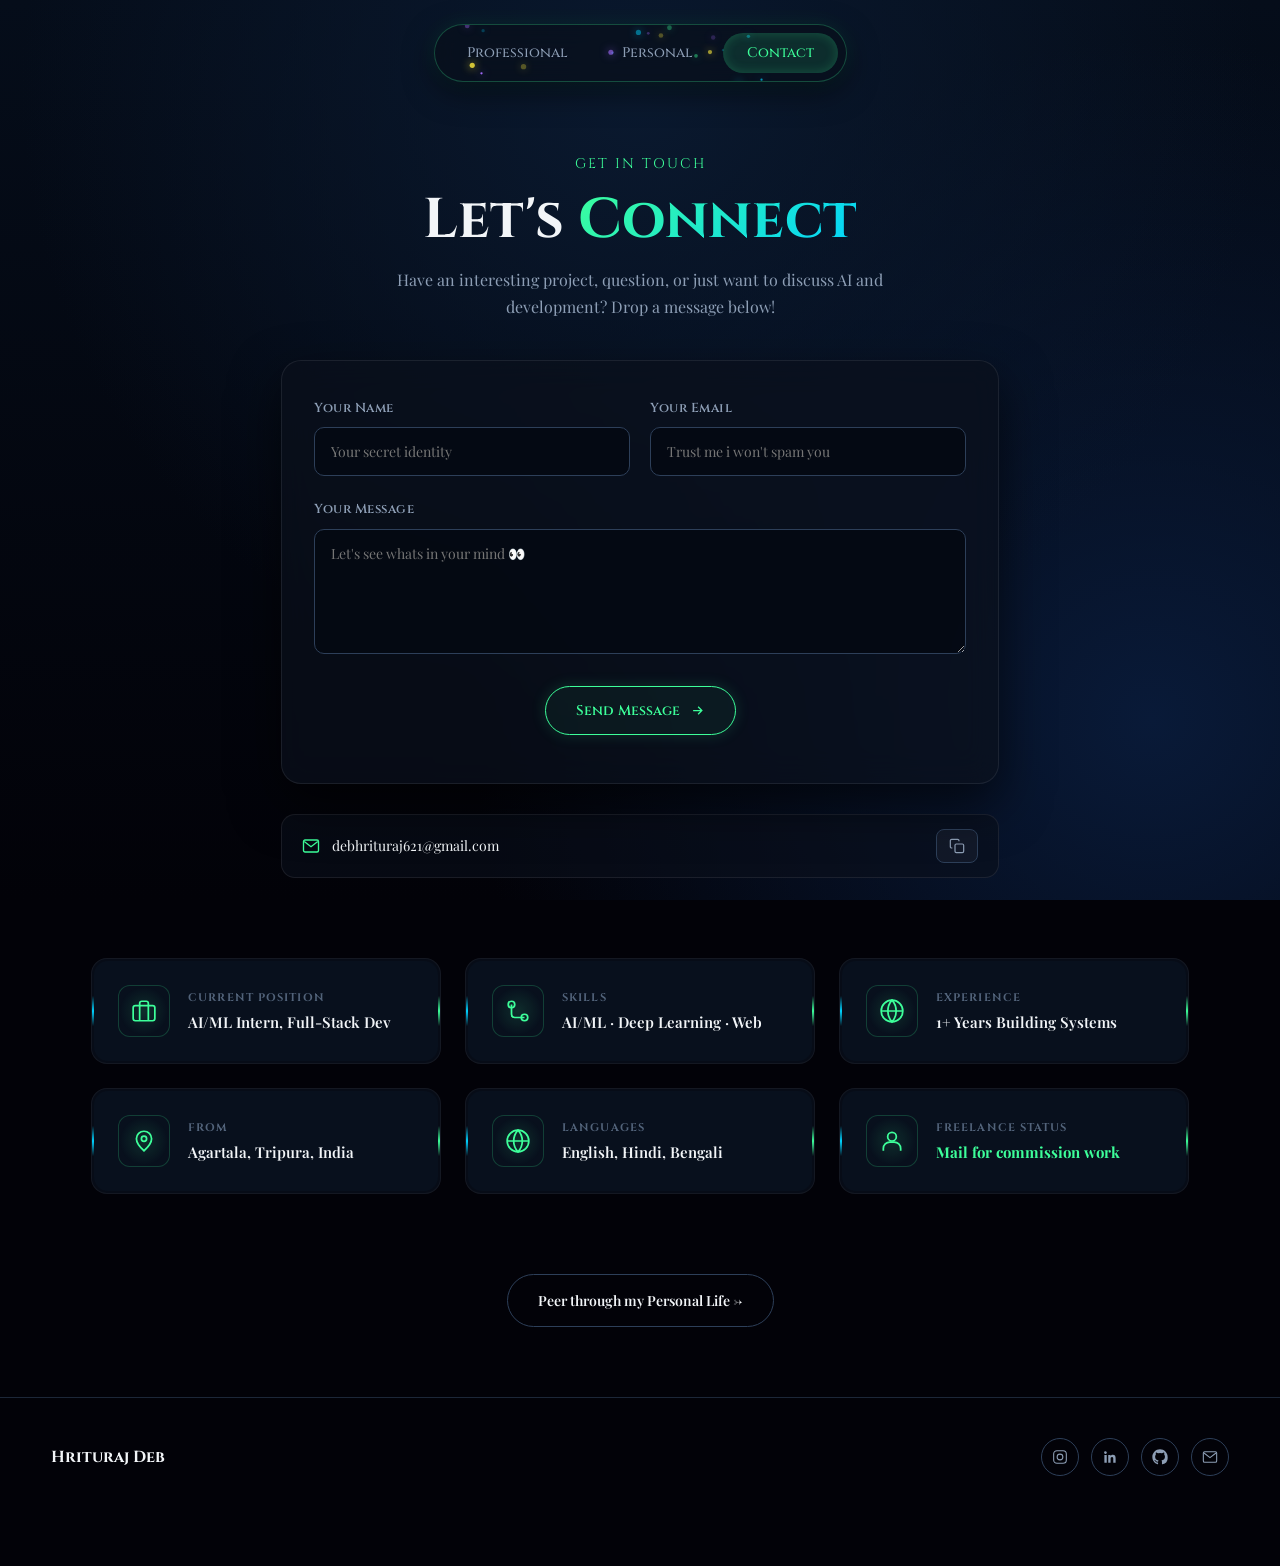
<file: contact.html>
<!DOCTYPE html>
<html lang="en">
<head>
<meta charset="UTF-8">
<meta name="viewport" content="width=device-width, initial-scale=1">
<title>Contact | Hrituraj Deb</title>
<meta name="description" content="Get in touch with Hrituraj Deb.">
<link rel="preconnect" href="https://fonts.googleapis.com">
<link rel="preconnect" href="https://fonts.gstatic.com" crossorigin>
<link href="https://fonts.googleapis.com/css2?family=Playfair+Display:ital,wght@0,400..900;1,400..900&display=swap" rel="stylesheet">
<link href="https://fonts.googleapis.com/css2?family=Cinzel:wght@400;600;700;900&display=swap" rel="stylesheet">
<link rel="stylesheet" href="style-contact.css">
</head>
<body>

<div class="scroll-progress"><div class="scroll-progress-fill" id="scrollFill"></div></div>

<div class="wipe-overlay" id="wipeOverlay">
  <div class="wipe-panel"></div><div class="wipe-panel"></div><div class="wipe-panel"></div><div class="wipe-panel"></div><div class="wipe-panel"></div>
</div>

<!-- ===================== FIREFLY NAV ===================== -->
<div class="cnav-wrap pop-in">
  <div class="cnav-container">
    <canvas id="fireflies-canvas"></canvas>
    <nav class="cnav">
      <a href="index.html" data-transition>Professional</a>
      <a href="personal.html" data-transition>Personal</a>
      <a href="contact.html" class="active">Contact</a>
    </nav>
  </div>
</div>

<nav class="cnav-float" id="cnavFloat">
  <a href="index.html" data-transition>Professional</a>
  <a href="personal.html" data-transition>Personal</a>
  <a href="contact.html" class="active">Contact</a>
</nav>

<!-- ===================== CONTACT FORM SECTION ===================== -->
<section class="contact-hero pop-in">
  <p class="chero-label">GET IN TOUCH</p>
  <h1 class="contact-heading">Let's <span class="accent">Connect</span></h1>
  <p class="contact-sub">Have an interesting project, question, or just want to discuss AI and development? Drop a message below!</p>

  <form class="cform" id="contactForm">
    <div class="cform-row">
      <label>
        <span>Your Name</span>
        <input type="text" name="name" placeholder="Your secret identity" required>
      </label>
      <label>
        <span>Your Email</span>
        <input type="email" name="email" placeholder="Trust me i won't spam you" required>
      </label>
    </div>
    <label>
      <span>Your Message</span>
      <textarea name="message" rows="5" placeholder="Let's see whats in your mind 👀" required></textarea>
    </label>
    
    <div class="form-actions">
      <button type="submit" class="cbtn">
        <span>Send Message</span>
        <svg width="15" height="15" viewBox="0 0 24 24" fill="none" stroke="currentColor" stroke-width="2"><path d="M5 12h14M13 6l6 6-6 6"/></svg>
      </button>
      <p id="formNote" class="form-note"></p>
    </div>
  </form>

  <div class="email-bar">
    <div class="email-bar-left">
      <svg viewBox="0 0 24 24" fill="none" stroke="currentColor" stroke-width="1.8"><rect x="2" y="4" width="20" height="16" rx="2"/><path d="m3 6 9 7 9-7"/></svg>
      <span>debhrituraj621@gmail.com</span>
    </div>
    <button type="button" class="email-copy-btn" id="copyEmailBtn2" aria-label="Copy email">
      <svg viewBox="0 0 24 24" fill="none" stroke="currentColor" stroke-width="1.8"><rect x="9" y="9" width="13" height="13" rx="2"/><path d="M5 15H4a2 2 0 0 1-2-2V4a2 2 0 0 1 2-2h9a2 2 0 0 1 2 2v1"/></svg>
    </button>
  </div>
</section>

<!-- ===================== INFO GRID (ROTATING CORNER GLOWS) ===================== -->
<section class="csection pop-in">
  <div class="info-grid">
    <div class="info-cell">
      <div class="info-cell-inner">
        <div class="info-icon"><svg viewBox="0 0 24 24" fill="none" stroke="currentColor" stroke-width="1.6"><rect x="2" y="7" width="20" height="14" rx="2"/><path d="M16 21V5a2 2 0 0 0-2-2h-4a2 2 0 0 0-2 2v16"/></svg></div>
        <div>
          <div class="info-label">CURRENT POSITION</div>
          <div class="info-value">AI/ML Intern, Full-Stack Dev</div>
        </div>
      </div>
    </div>

    <div class="info-cell">
      <div class="info-cell-inner">
        <div class="info-icon"><svg viewBox="0 0 24 24" fill="none" stroke="currentColor" stroke-width="1.6"><circle cx="6" cy="6" r="3"/><circle cx="18" cy="18" r="3"/><path d="M6 9v6a3 3 0 0 0 3 3h9M6 9V6"/></svg></div>
        <div>
          <div class="info-label">SKILLS</div>
          <div class="info-value">AI/ML · Deep Learning · Web</div>
        </div>
      </div>
    </div>

    <div class="info-cell">
      <div class="info-cell-inner">
        <div class="info-icon"><svg viewBox="0 0 24 24" fill="none" stroke="currentColor" stroke-width="1.6"><circle cx="12" cy="12" r="10"/><path d="M2 12h20M12 2a15 15 0 0 1 0 20 15 15 0 0 1 0-20z"/></svg></div>
        <div>
          <div class="info-label">EXPERIENCE</div>
          <div class="info-value">1+ Years Building Systems</div>
        </div>
      </div>
    </div>

    <div class="info-cell">
      <div class="info-cell-inner">
        <div class="info-icon"><svg viewBox="0 0 24 24" fill="none" stroke="currentColor" stroke-width="1.6"><path d="M12 21s-7-6.1-7-11a7 7 0 1 1 14 0c0 4.9-7 11-7 11z"/><circle cx="12" cy="10" r="2.4"/></svg></div>
        <div>
          <div class="info-label">FROM</div>
          <div class="info-value">Agartala, Tripura, India</div>
        </div>
      </div>
    </div>

    <div class="info-cell">
      <div class="info-cell-inner">
        <div class="info-icon"><svg viewBox="0 0 24 24" fill="none" stroke="currentColor" stroke-width="1.6"><circle cx="12" cy="12" r="10"/><path d="M2 12h20M12 2a15 15 0 0 1 4 10 15 15 0 0 1-4 10 15 15 0 0 1-4-10 15 15 0 0 1 4-10z"/></svg></div>
        <div>
          <div class="info-label">LANGUAGES</div>
          <div class="info-value">English, Hindi, Bengali</div>
        </div>
      </div>
    </div>

    <div class="info-cell">
      <div class="info-cell-inner">
        <div class="info-icon"><svg viewBox="0 0 24 24" fill="none" stroke="currentColor" stroke-width="1.6"><circle cx="12" cy="8" r="4"/><path d="M4 21v-2a6 6 0 0 1 6-6h4a6 6 0 0 1 6 6v2"/></svg></div>
        <div>
          <div class="info-label">FREELANCE STATUS</div>
          <div class="info-value accent-text">Mail for commission work</div>
        </div>
      </div>
    </div>
  </div>
</section>

<div class="contact-cta pop-in">
  <a href="personal.html" class="cbtn cbtn-ghost" data-transition>Peer through my Personal Life &rarr;</a>
</div>

<!-- ===================== FOOTER ===================== -->
<footer class="cfooter pop-in">
  <span class="cfooter-name">Hrituraj Deb</span>
  <div class="cfooter-socials">
    <a href="https://www.instagram.com/inclined__soul?utm_source=qr&igsh=NzVuamp5dzZkOHFp" aria-label="Instagram"><svg viewBox="0 0 24 24" fill="none" stroke="currentColor" stroke-width="1.6"><rect x="2.5" y="2.5" width="19" height="19" rx="5"/><circle cx="12" cy="12" r="4.3"/></svg></a>
    <a href="https://www.linkedin.com/in/hrituraj-deb-16aa7535a/" aria-label="LinkedIn"><svg viewBox="0 0 24 24" fill="currentColor"><path d="M20.45 20.45h-3.56v-5.57c0-1.33-.02-3.03-1.85-3.03-1.86 0-2.14 1.45-2.14 2.94v5.66H9.34V9h3.41v1.56h.05c.48-.9 1.64-1.85 3.37-1.85 3.6 0 4.27 2.37 4.27 5.46v6.28zM5.34 7.43a2.07 2.07 0 1 1 0-4.13 2.07 2.07 0 0 1 0 4.13zM7.12 20.45H3.56V9h3.56v11.45z"/></svg></a>
    <a href="https://github.com/Devil1867" aria-label="GitHub"><svg viewBox="0 0 24 24" fill="currentColor"><path d="M12 .5C5.65.5.5 5.65.5 12c0 5.08 3.29 9.39 7.86 10.91.57.1.78-.25.78-.55 0-.27-.01-1.17-.02-2.12-3.2.7-3.87-1.36-3.87-1.36-.53-1.34-1.29-1.7-1.29-1.7-1.05-.72.08-.7.08-.7 1.17.08 1.78 1.2 1.78 1.2 1.03 1.77 2.71 1.26 3.37.96.1-.75.4-1.26.73-1.55-2.55-.29-5.23-1.28-5.23-5.7 0-1.26.45-2.29 1.19-3.1-.12-.29-.52-1.46.11-3.05 0 0 .97-.31 3.18 1.18a11 11 0 0 1 5.79 0c2.2-1.49 3.17-1.18 3.17-1.18.64 1.59.24 2.76.12 3.05.74.81 1.18 1.84 1.18 3.1 0 4.43-2.69 5.4-5.25 5.69.41.36.78 1.08.78 2.17 0 1.57-.01 2.83-.01 3.22 0 .3.2.66.79.55A10.52 10.52 0 0 0 23.5 12C23.5 5.65 18.35.5 12 .5z"/></svg></a>
    <a href="mailto:debhrituraj621@gmail.com" aria-label="Email"><svg viewBox="0 0 24 24" fill="none" stroke="currentColor" stroke-width="1.6"><rect x="2" y="4" width="20" height="16" rx="2"/><path d="m3 6 9 7 9-7"/></svg></a>
  </div>
</footer>

<script src="clone-shared.js"></script>
<script>
  /* Fireflies on Nav Canvas */
  (function initFireflies() {
    const canvas = document.getElementById('fireflies-canvas');
    if (!canvas) return;
    const ctx = canvas.getContext('2d');
    let width, height;
    
    function resize() {
      width = canvas.width = canvas.parentElement.offsetWidth;
      height = canvas.height = canvas.parentElement.offsetHeight;
    }
    resize();
    window.addEventListener('resize', resize);

    const colors = ['#3dff9a', '#00d2ff', '#a56cff', '#ffec3d'];
    const particles = Array.from({ length: 18 }, () => ({
      x: Math.random() * width,
      y: Math.random() * height,
      vx: (Math.random() - 0.5) * 0.8,
      vy: (Math.random() - 0.5) * 0.8,
      size: Math.random() * 2 + 1,
      color: colors[Math.floor(Math.random() * colors.length)],
      alpha: Math.random()
    }));

    function loop() {
      ctx.clearRect(0, 0, width, height);
      particles.forEach(p => {
        p.x += p.vx;
        p.y += p.vy;
        p.alpha += (Math.random() - 0.5) * 0.05;
        if (p.alpha < 0.2) p.alpha = 0.2;
        if (p.alpha > 1) p.alpha = 1;
        if (p.x < 0) p.x = width;
        if (p.x > width) p.x = 0;
        if (p.y < 0) p.y = height;
        if (p.y > height) p.y = 0;

        ctx.beginPath();
        ctx.arc(p.x, p.y, p.size, 0, Math.PI * 2);
        ctx.fillStyle = p.color;
        ctx.globalAlpha = p.alpha;
        ctx.shadowBlur = 8;
        ctx.shadowColor = p.color;
        ctx.fill();
      });
      requestAnimationFrame(loop);
    }
    loop();
  })();

  /* Copy Email */
  const copyBtn2 = document.getElementById('copyEmailBtn2');
  if (copyBtn2){
    copyBtn2.addEventListener('click', () => {
      navigator.clipboard.writeText('debhrituraj621@gmail.com');
      copyBtn2.innerHTML = '<svg viewBox="0 0 24 24" fill="none" stroke="#3dff9a" stroke-width="2"><path d="M20 6 9 17l-5-5"/></svg>';
      setTimeout(() => {
        copyBtn2.innerHTML = '<svg viewBox="0 0 24 24" fill="none" stroke="currentColor" stroke-width="1.8"><rect x="9" y="9" width="13" height="13" rx="2"/><path d="M5 15H4a2 2 0 0 1-2-2V4a2 2 0 0 1 2-2h9a2 2 0 0 1 2 2v1"/></svg>';
      }, 1800);
    });
  }

  /* Mailto Form */
  const contactForm = document.getElementById('contactForm');
  const formNote = document.getElementById('formNote');
  if (contactForm){
    contactForm.addEventListener('submit', (e) => {
      e.preventDefault();
      const name = contactForm.name.value.trim();
      const email = contactForm.email.value.trim();
      const message = contactForm.message.value.trim();
      const subject = encodeURIComponent('Portfolio Contact from ' + name);
      const body = encodeURIComponent(message + '\n\n— ' + name + ' (' + email + ')');
      window.location.href = 'mailto:debhrituraj621@gmail.com?subject=' + subject + '&body=' + body;
      formNote.textContent = 'Opening your email client...';
    });
  }

  /* Scroll Progress & Floating Nav */
  const scrollFill = document.getElementById('scrollFill');
  const cnavFloat = document.getElementById('cnavFloat');
  window.addEventListener('scroll', () => {
    const scrollable = document.documentElement.scrollHeight - window.innerHeight;
    const pct = scrollable > 0 ? (window.scrollY / scrollable) * 100 : 0;
    if (scrollFill) scrollFill.style.height = pct + '%';
    if (cnavFloat) cnavFloat.classList.toggle('visible', window.scrollY > 300);
  }, { passive: true });

  /* Pop-in Observer */
  const popEls = document.querySelectorAll('.pop-in');
  if ('IntersectionObserver' in window) {
    const io = new IntersectionObserver((entries) => {
      entries.forEach(entry => {
        if (entry.isIntersecting) {
          entry.target.classList.add('in-view');
          io.unobserve(entry.target);
        }
      });
    }, { threshold: 0.1 });
    popEls.forEach(el => io.observe(el));
  } else {
    popEls.forEach(el => el.classList.add('in-view'));
  }
</script>
</body>
</html>
</file>
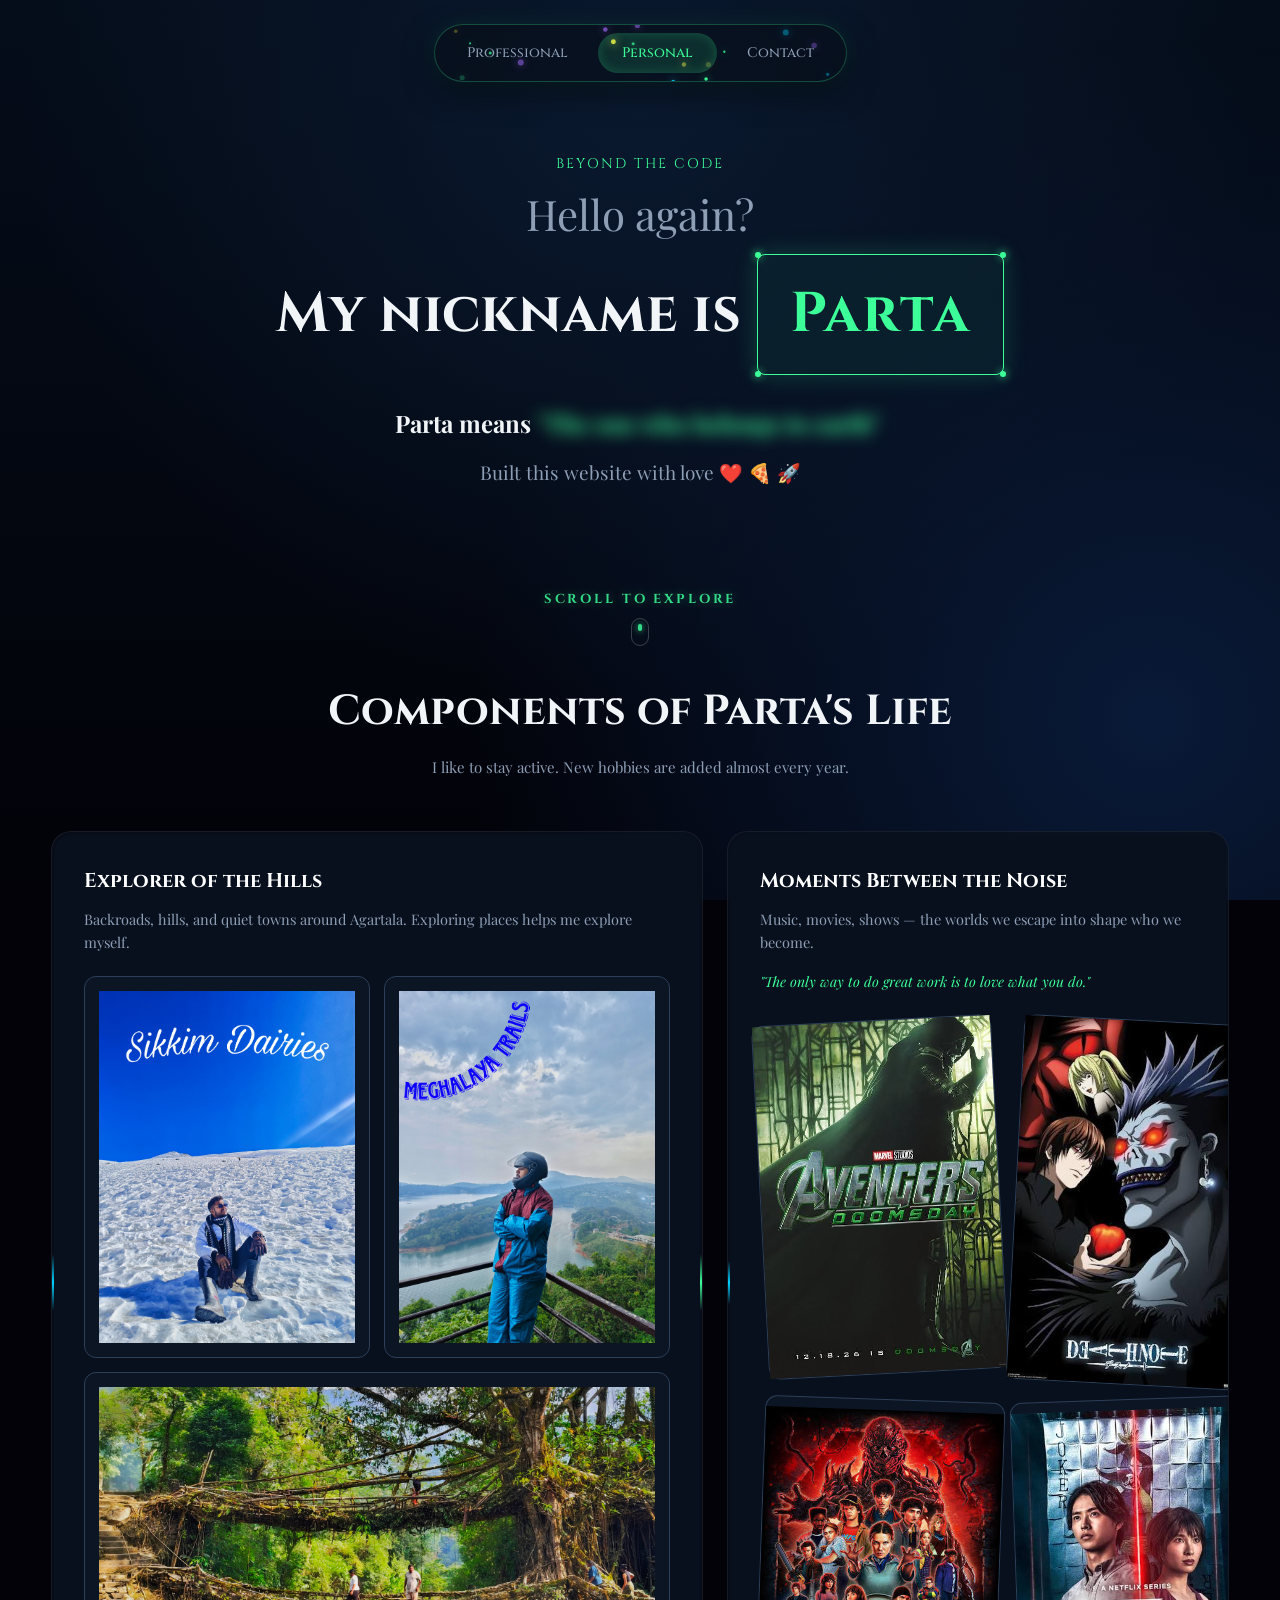
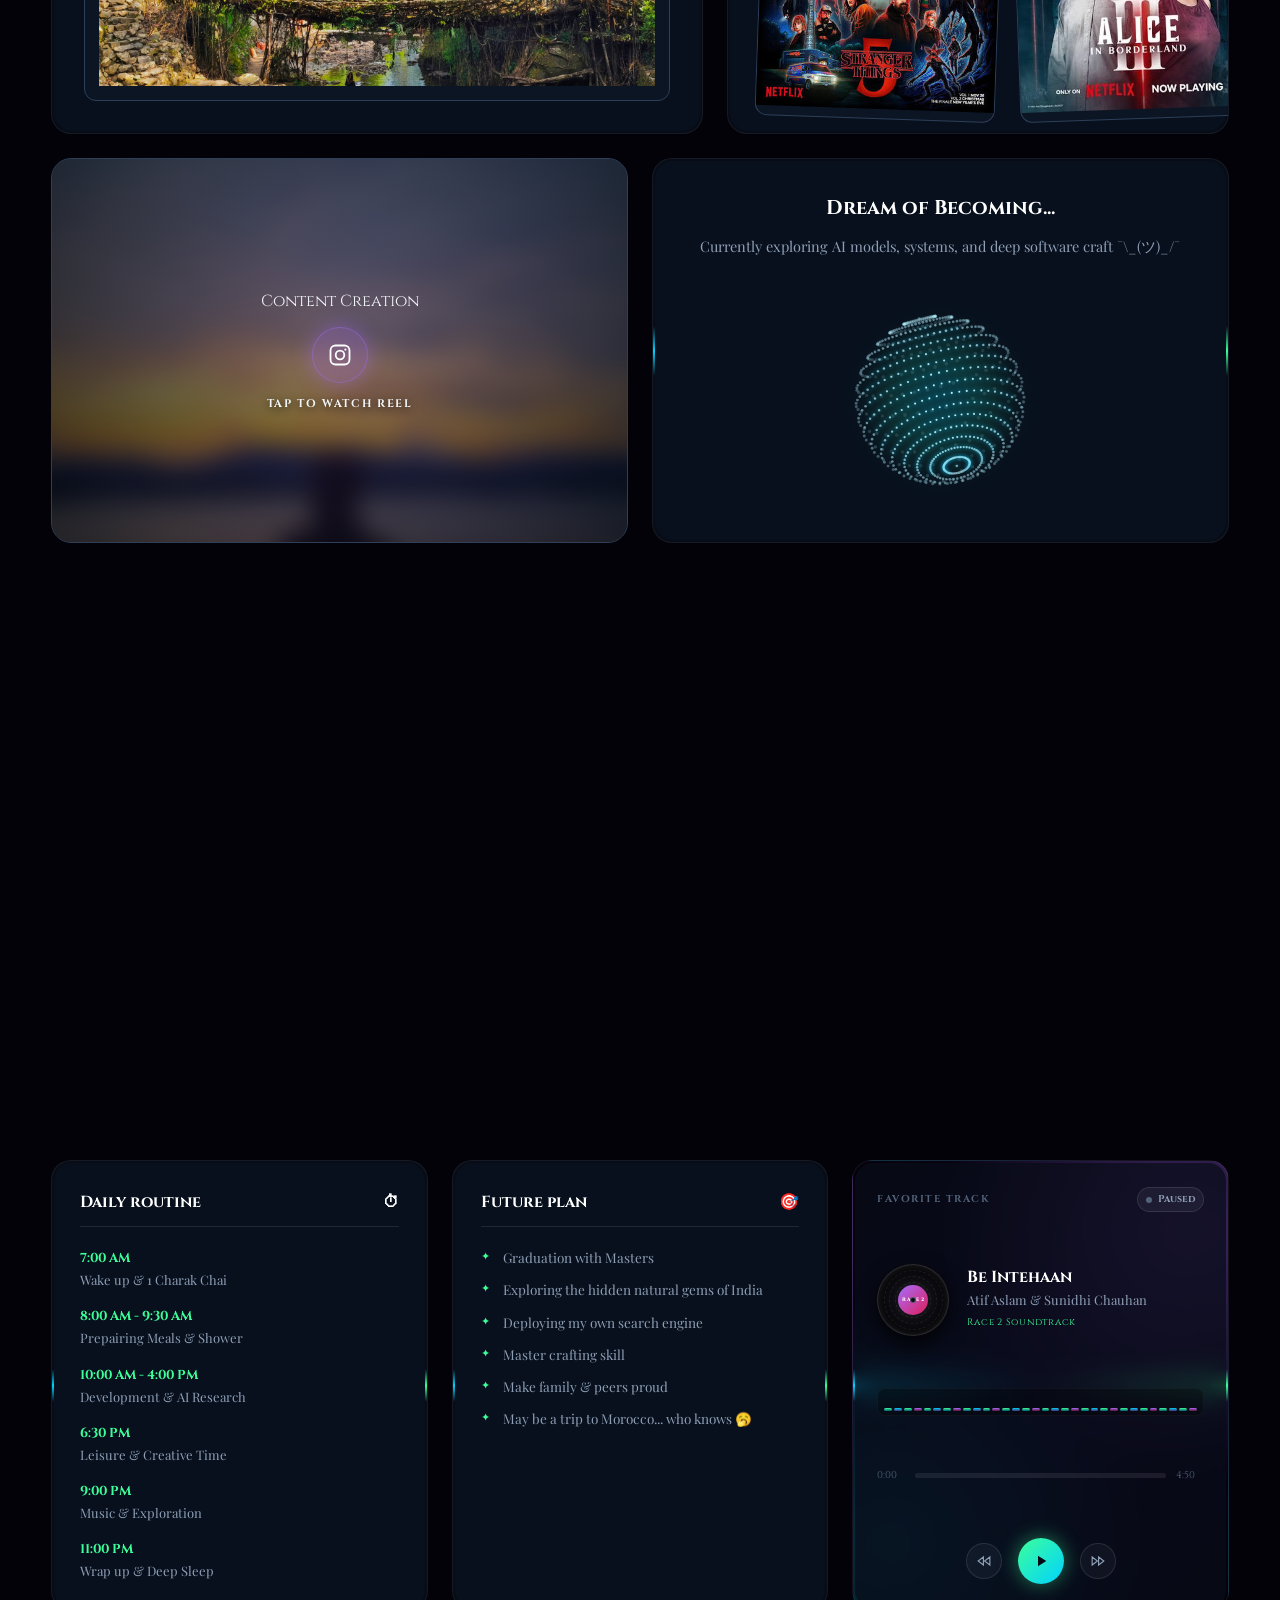
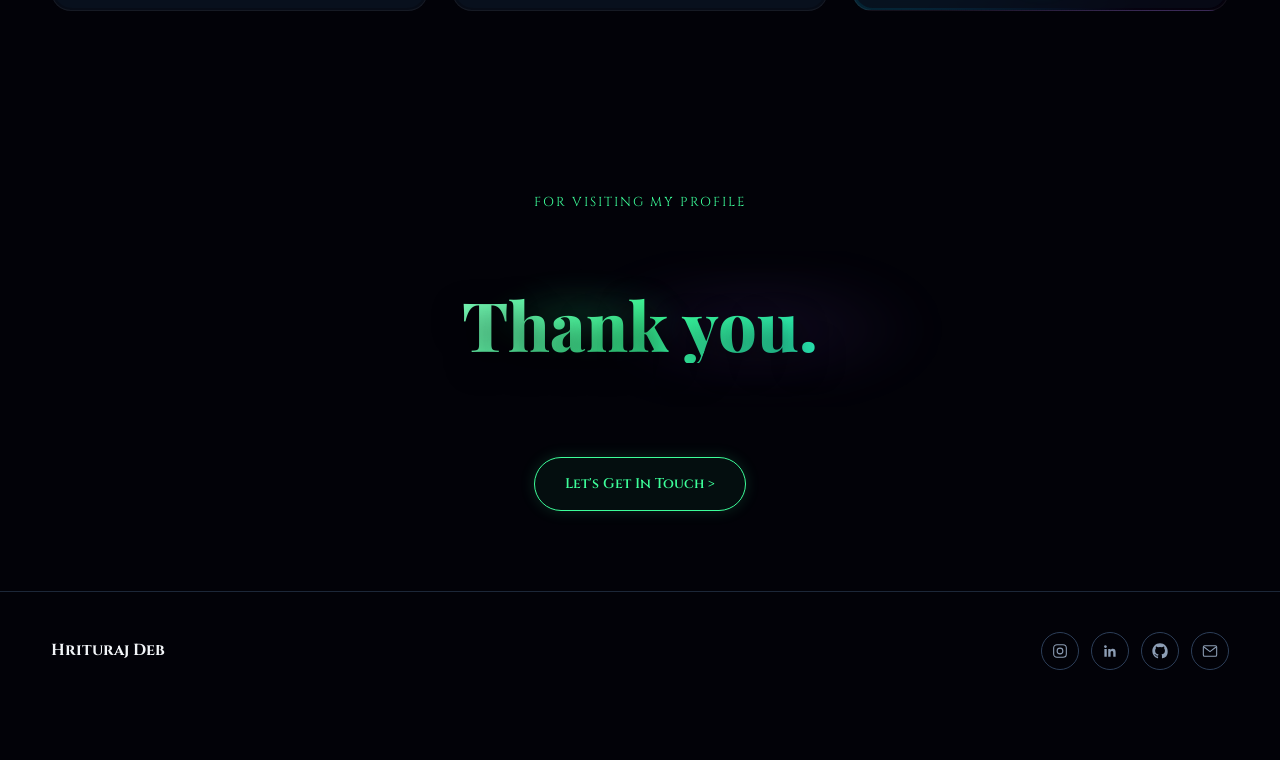
<file: personal.html>
<!DOCTYPE html>
<html lang="en">
<head>
<meta charset="UTF-8">
<meta name="viewport" content="width=device-width, initial-scale=1">
<title>Personal | Hrituraj Deb</title>
<meta name="description" content="Beyond the code — hobbies, travel, and everyday life of Hrituraj Deb.">
<link rel="preconnect" href="https://fonts.googleapis.com">
<link rel="preconnect" href="https://fonts.gstatic.com" crossorigin>
<link href="https://fonts.googleapis.com/css2?family=Playfair+Display:ital,wght@0,400..900;1,400..900&display=swap" rel="stylesheet">
<link href="https://fonts.googleapis.com/css2?family=Cinzel:wght@400;600;700;900&display=swap" rel="stylesheet">
<link rel="stylesheet" href="style-personal.css">
</head>
<body>

<div class="scroll-progress"><div class="scroll-progress-fill" id="scrollFill"></div></div>

<div class="wipe-overlay" id="wipeOverlay">
  <div class="wipe-panel"></div><div class="wipe-panel"></div><div class="wipe-panel"></div><div class="wipe-panel"></div><div class="wipe-panel"></div>
</div>

<!-- ===================== FIREFLY NAV ===================== -->
<div class="cnav-wrap pop-in">
  <div class="cnav-container">
    <canvas id="fireflies-canvas"></canvas>
    <nav class="cnav">
      <a href="index.html" data-transition>Professional</a>
      <a href="personal.html" class="active">Personal</a>
      <a href="contact.html" data-transition>Contact</a>
    </nav>
  </div>
</div>

<nav class="cnav-float" id="cnavFloat">
  <a href="index.html" data-transition>Professional</a>
  <a href="personal.html" class="active">Personal</a>
  <a href="contact.html" data-transition>Contact</a>
</nav>

<!-- ===================== NICKNAME HERO ===================== -->
<section class="nick-hero pop-in">
  <p class="chero-label">BEYOND THE CODE</p>
  <p class="nick-greeting">Hello again?</p>
  <div class="nick-row">
    My nickname is
    <span class="nick-box">
      <span class="nick-corner tl"></span><span class="nick-corner tr"></span>
      <span class="nick-corner bl"></span><span class="nick-corner br"></span>
      Parta
    </span>
  </div>

  <p class="nick-blurb">Parta means<span class="blur-word" id="blurWord">"The one who belongs to earth"</span></p>
  <p class="nick-love">Built this website with love ❤️ 🍕 🚀</p>
</section>
<!-- Scroll Cue -->
  <div class="scroll-indicator-wrap" id="scrollCue">
    <span class="scroll-cue-text">SCROLL TO EXPLORE</span>
    <div class="scroll-mouse">
      <div class="scroll-wheel"></div>
    </div>
  </div>
<!-- ===================== COMPONENTS OF LIFE ===================== -->
<section class="csection pop-in" style="padding-top:0;">
  <h2 class="csection-heading">Components of Parta's Life</h2>
  <p class="csection-sub">I like to stay active. New hobbies are added almost every year.</p>

  <div class="life-grid">
    <!-- Card 1: Explorer -->
    <div class="life-card-glow">
      <div class="life-card-inner">
        <div class="life-card-title">Explorer of the Hills</div>
        <div class="life-card-desc">Backroads, hills, and quiet towns around Agartala. Exploring places helps me explore myself.</div>
        <div class="photo-pair">
          <div class="photo-slot">
            <div class="photo-slot-placeholder">
              <img src="IMAGES/Photo1.jpg" alt="Sikkim Dairies">
            </div>
          </div>
          <div class="photo-slot">
            <div class="photo-slot-placeholder">
              <img src="IMAGES/Photo2.jpg" alt="Shiliong Dairies">
            </div>
          </div>
          <div class="photo-slot">
            <div class="photo-slot-placeholder">
              <img src="IMAGES/Photo3.jpg" alt="Shiliong Dairies">
            </div>
          </div>
        </div>
      </div>
    </div>

    <!-- Card 2: Moments -->
    <div class="life-card-glow">
      <div class="life-card-inner">
        <div class="life-card-title">Moments Between the Noise</div>
        <div class="life-card-desc">Music, movies, shows — the worlds we escape into shape who we become.</div>
        <p class="life-quote">"The only way to do great work is to love what you do."</p>
        <div class="collage-grid">
          <div class="collage-item"><img src="IMAGES/Doom.jpeg"></div>
          <div class="collage-item"><img src="IMAGES/death.jpeg"></div>
          <div class="collage-item"><img src="IMAGES/Strange.jpeg"></div>
          <div class="collage-item"><img src="IMAGES/alice.jpeg"></div>
        </div>
      </div>
    </div>
  </div>

  <div class="life-grid-2">
    <!-- Instagram Reel Slot -->
    <!-- Instagram Reel Slot with Blurred Image Background -->
    <a href="https://www.instagram.com/reel/DbbTIzyvBBQ/?utm_source=ig_web_copy_link&igsi=MzRlODBiNWFlZA==" target="_blank" rel="noopener" class="ig-photo-slot">
      <!-- Blurred Background Image Container -->
      <div class="ig-bg-blur">
        <img src="IMAGES/InstaCover.jpg" alt="Instagram Reel Preview">
      </div>
      <div class="ig-bg-overlay"></div>

      <!-- Foreground Interactive Elements -->
      <div class="ig-content">
        <span class="ig-subheading">Content Creation</span>
        <div class="ig-icon">
          <svg viewBox="0 0 24 24" fill="none" stroke="currentColor" stroke-width="1.8">
            <rect x="2.5" y="2.5" width="19" height="19" rx="5"/>
            <circle cx="12" cy="12" r="4.3"/>
            <circle cx="17.4" cy="6.6" r="1.1" fill="currentColor" stroke="none"/>
          </svg>
        </div>
        <span class="ig-tap-label">TAP TO WATCH REEL</span>
      </div>
    </a>

    <!-- Dream of Becoming: 3D Point-Cloud Sphere -->
    <div class="life-card-glow dream-sphere-card">
      <div class="life-card-inner center-content">
        <div class="life-card-title" style="text-align:center;">Dream of Becoming...</div>
        <div class="life-card-desc" style="text-align:center;">Currently exploring AI models, systems, and deep software craft ¯\_(ツ)_/¯</div>
        
        <div class="sphere-wrap">
          <canvas id="globeCanvas" width="220" height="220"></canvas>
          <div class="sphere-glow-backdrop"></div>
        </div>
      </div>
    </div>
  </div>
</section>

<!-- ===================== HORIZONTAL SCROLL CARDS ===================== -->
<section class="csection scroll-section pop-in" style="padding-top:0;">
  <div class="scroll-row">
    <div class="scroll-card">
      <img src="IMAGES/Scroll1.png" alt="Computer & IT Background" class="scroll-card-bg">
      <div class="scroll-card-content">
        <span class="scroll-card-tag">Evolution</span>
        <div class="scroll-card-title">Computer &amp; IT</div>
      </div>
    </div>
    
    <div class="scroll-card">
      <img src="IMAGES/Scroll2.png" alt="Exploring & Adventure Background" class="scroll-card-bg">
      <div class="scroll-card-content">
        <span class="scroll-card-tag">Lifestyle</span>
        <div class="scroll-card-title">Exploring &amp; Adventure</div>
      </div>
    </div>
    
    <div class="scroll-card">
      <img src="IMAGES/Scroll3.png" alt="Languages & Expression Background" class="scroll-card-bg">
      <div class="scroll-card-content">
        <span class="scroll-card-tag">Communication</span>
        <div class="scroll-card-title">Languages &amp; Expression</div>
      </div>
    </div>
    
    <div class="scroll-card">
      <img src="IMAGES/Scroll4.png" alt="Music & Aesthetics Background" class="scroll-card-bg">
      <div class="scroll-card-content">
        <span class="scroll-card-tag">Creativity</span>
        <div class="scroll-card-title">Music &amp; Aesthetics</div>
      </div>
    </div>
  </div>
</section>

<!-- ===================== ROUTINE / PLANS / MUSIC ===================== -->
<section class="csection pop-in" style="padding-top:0;">
  <div class="life-utility-grid">
    <!-- Routine -->
    <div class="life-card-glow">
      <div class="life-card-inner utility-inner">
        <div class="routine-title">Daily routine <span>⏱</span></div>
        <div class="routine-list">
          <div><div class="routine-time">7:00 AM</div><div class="routine-label">Wake up &amp; 1 Charak Chai</div></div>
          <div><div class="routine-time">8:00 AM - 9:30 AM</div><div class="routine-label">Prepairing Meals &amp; Shower</div></div>
          <div><div class="routine-time">10:00 AM - 4:00 PM</div><div class="routine-label">Development &amp; AI Research</div></div>
          <div><div class="routine-time">6:30 PM</div><div class="routine-label">Leisure &amp; Creative Time</div></div>
          <div><div class="routine-time">9:00 PM</div><div class="routine-label">Music &amp; Exploration</div></div>
          <div><div class="routine-time">11:00 PM</div><div class="routine-label">Wrap up &amp; Deep Sleep</div></div>
        </div>
      </div>
    </div>

    <!-- Future Plans -->
    <div class="life-card-glow">
      <div class="life-card-inner utility-inner">
        <div class="routine-title">Future plan <span>🎯</span></div>
        <ul class="plan-list">
          <li>Graduation with Masters</li>
          <li>Exploring the hidden natural gems of India</li>
          <li>Deploying my own search engine</li>
          <li>Master crafting skill</li>
          <li>Make family &amp; peers proud</li>
          <li>May be a trip to Morocco... who knows 🥱</li>
        </ul>
      </div>
    </div>

    <!-- Cosmic Vinyl Music Player Card -->
    <div class="life-card-glow music-bento-card">
      <div class="life-card-inner utility-inner music-player-v2">
        <audio id="portfolioAudio" src="Be Intehaan_320(KoshalWorld.Com).mp3" preload="metadata"></audio>

        <!-- Top Header & Live Status Badge -->
        <div class="music-top-bar">
          <span class="music-kicker">FAVORITE TRACK</span>
          <span class="music-badge" id="musicStatusBadge">
            <span class="music-pulse-dot"></span> Paused
          </span>
        </div>

        <!-- Center Showcase: Rotating Vinyl & Track Meta -->
        <div class="music-showcase">
          <div class="vinyl-disc-wrap" id="vinylWrap">
            <div class="vinyl-disc">
              <div class="vinyl-groove g1"></div>
              <div class="vinyl-groove g2"></div>
              <div class="vinyl-groove g3"></div>
              <div class="vinyl-center">
                <div class="vinyl-label">
                  <span>Race 2</span>
                </div>
                <div class="vinyl-hole"></div>
              </div>
            </div>
            <div class="vinyl-glow"></div>
          </div>

          <div class="music-track-info">
            <h3 class="music-player-title">Be Intehaan</h3>
            <p class="music-player-sub">Atif Aslam &amp; Sunidhi Chauhan</p>
            <span class="music-album-tag">Race 2 Soundtrack</span>
          </div>
        </div>

        <!-- Animated Audio Spectrum Visualizer -->
        <div class="music-spectrum" id="musicWave"></div>

        <!-- Progress Timeline & Scrub Bar -->
        <div class="music-progress-wrap">
          <span class="music-time" id="musicCurrentTime">0:00</span>
          <div class="music-progress-bar" id="musicProgressBar">
            <div class="music-progress-fill" id="musicProgressFill"></div>
            <div class="music-progress-handle" id="musicProgressHandle"></div>
          </div>
          <span class="music-time" id="musicDuration">0:00</span>
        </div>

        <!-- Control Buttons -->
        <div class="music-controls">
          <button type="button" class="m-ctrl-btn" id="prevTrackBtn" aria-label="Rewind 10s">
            <svg viewBox="0 0 24 24" fill="none" stroke="currentColor" stroke-width="2"><path d="M11 19l-9-7 9-7v14zM22 19l-9-7 9-7v14z"/></svg>
          </button>
          
          <button type="button" class="m-play-btn" aria-label="Play Track" id="playBtn">
            <svg viewBox="0 0 24 24" fill="currentColor"><path d="M8 5v14l11-7z"/></svg>
          </button>
          
          <button type="button" class="m-ctrl-btn" id="nextTrackBtn" aria-label="Forward 10s">
            <svg viewBox="0 0 24 24" fill="none" stroke="currentColor" stroke-width="2"><path d="M13 5l9 7-9 7V5zM2 5l9 7-9 7V5z"/></svg>
          </button>
        </div>
      </div>
    </div>
  </div>
</section>

<!-- ===================== FINAL THANKS ===================== -->
<section class="final-thanks pop-in">
  <p class="final-thanks-label">For visiting my profile</p>
  <div class="thankyou-block">
    <!-- Animated Drifting Cloud Layers -->
    <div class="clouds-backdrop" aria-hidden="true">
      <div class="cloud-layer cloud-layer-back"></div>
      <div class="cloud-layer cloud-layer-mid"></div>
      <div class="cloud-layer cloud-layer-front"></div>
    </div>

    <!-- Thank You Text Content -->
    <p class="thankyou-text">Thank you.</p>
  </div>
  <div style="margin-top:24px;">
    <a href="contact.html" class="cbtn" data-transition>Let's Get In Touch &gt;</a>
  </div>
</section>

<!-- ===================== FOOTER ===================== -->
<footer class="cfooter pop-in">
  <span class="cfooter-name">Hrituraj Deb</span>
  <div class="cfooter-socials">
    <a href="https://www.instagram.com/inclined__soul?utm_source=qr&igsh=NzVuamp5dzZkOHFp" aria-label="Instagram"><svg viewBox="0 0 24 24" fill="none" stroke="currentColor" stroke-width="1.6"><rect x="2.5" y="2.5" width="19" height="19" rx="5"/><circle cx="12" cy="12" r="4.3"/></svg></a>
    <a href="https://www.linkedin.com/in/hrituraj-deb-16aa7535a/" aria-label="LinkedIn"><svg viewBox="0 0 24 24" fill="currentColor"><path d="M20.45 20.45h-3.56v-5.57c0-1.33-.02-3.03-1.85-3.03-1.86 0-2.14 1.45-2.14 2.94v5.66H9.34V9h3.41v1.56h.05c.48-.9 1.64-1.85 3.37-1.85 3.6 0 4.27 2.37 4.27 5.46v6.28zM5.34 7.43a2.07 2.07 0 1 1 0-4.13 2.07 2.07 0 0 1 0 4.13zM7.12 20.45H3.56V9h3.56v11.45z"/></svg></a>
    <a href="https://github.com/Devil1867" aria-label="GitHub"><svg viewBox="0 0 24 24" fill="currentColor"><path d="M12 .5C5.65.5.5 5.65.5 12c0 5.08 3.29 9.39 7.86 10.91.57.1.78-.25.78-.55 0-.27-.01-1.17-.02-2.12-3.2.7-3.87-1.36-3.87-1.36-.53-1.34-1.29-1.7-1.29-1.7-1.05-.72.08-.7.08-.7 1.17.08 1.78 1.2 1.78 1.2 1.03 1.77 2.71 1.26 3.37.96.1-.75.4-1.26.73-1.55-2.55-.29-5.23-1.28-5.23-5.7 0-1.26.45-2.29 1.19-3.1-.12-.29-.52-1.46.11-3.05 0 0 .97-.31 3.18 1.18a11 11 0 0 1 5.79 0c2.2-1.49 3.17-1.18 3.17-1.18.64 1.59.24 2.76.12 3.05.74.81 1.18 1.84 1.18 3.1 0 4.43-2.69 5.4-5.25 5.69.41.36.78 1.08.78 2.17 0 1.57-.01 2.83-.01 3.22 0 .3.2.66.79.55A10.52 10.52 0 0 0 23.5 12C23.5 5.65 18.35.5 12 .5z"/></svg></a>
    <a href="mailto:debhrituraj621@gmail.com" aria-label="Email"><svg viewBox="0 0 24 24" fill="none" stroke="currentColor" stroke-width="1.6"><rect x="2" y="4" width="20" height="16" rx="2"/><path d="m3 6 9 7 9-7"/></svg></a>
  </div>
</footer>

<script src="clone-shared.js"></script>
<script>
  /* Fireflies on Nav Canvas */
  (function initFireflies() {
    const canvas = document.getElementById('fireflies-canvas');
    if (!canvas) return;
    const ctx = canvas.getContext('2d');
    let width, height;
    
    function resize() {
      width = canvas.width = canvas.parentElement.offsetWidth;
      height = canvas.height = canvas.parentElement.offsetHeight;
    }
    resize();
    window.addEventListener('resize', resize);

    const colors = ['#3dff9a', '#00d2ff', '#a56cff', '#ffec3d'];
    const particles = Array.from({ length: 18 }, () => ({
      x: Math.random() * width,
      y: Math.random() * height,
      vx: (Math.random() - 0.5) * 0.8,
      vy: (Math.random() - 0.5) * 0.8,
      size: Math.random() * 2 + 1,
      color: colors[Math.floor(Math.random() * colors.length)],
      alpha: Math.random()
    }));

    function loop() {
      ctx.clearRect(0, 0, width, height);
      particles.forEach(p => {
        p.x += p.vx;
        p.y += p.vy;
        p.alpha += (Math.random() - 0.5) * 0.05;
        if (p.alpha < 0.2) p.alpha = 0.2;
        if (p.alpha > 1) p.alpha = 1;
        if (p.x < 0) p.x = width;
        if (p.x > width) p.x = 0;
        if (p.y < 0) p.y = height;
        if (p.y > height) p.y = 0;

        ctx.beginPath();
        ctx.arc(p.x, p.y, p.size, 0, Math.PI * 2);
        ctx.fillStyle = p.color;
        ctx.globalAlpha = p.alpha;
        ctx.shadowBlur = 8;
        ctx.shadowColor = p.color;
        ctx.fill();
      });
      requestAnimationFrame(loop);
    }
    loop();
  })();

  /* Click to Reveal Word */
  const blurWord = document.getElementById('blurWord');
  if (blurWord){
    blurWord.addEventListener('click', () => blurWord.classList.toggle('revealed'));
  }
  /* 3. Audio Engine & Turntable Controller */
  const wave = document.getElementById('musicWave');
  if (wave && wave.children.length === 0) {
    for (let i = 0; i < 32; i++) {
      const bar = document.createElement('span');
      wave.appendChild(bar);
    }
  }

  const audio = document.getElementById('portfolioAudio');
  const playBtn = document.getElementById('playBtn');
  const vinylWrap = document.getElementById('vinylWrap');
  const vinylDisc = vinylWrap?.querySelector('.vinyl-disc');
  const statusBadge = document.getElementById('musicStatusBadge');
  const progressFill = document.getElementById('musicProgressFill');
  const progressBar = document.getElementById('musicProgressBar');
  const currentTimeEl = document.getElementById('musicCurrentTime');
  const durationEl = document.getElementById('musicDuration');
  const prevBtn = document.getElementById('prevTrackBtn');
  const nextBtn = document.getElementById('nextTrackBtn');

  function formatTime(seconds) {
    if (isNaN(seconds)) return '0:00';
    const mins = Math.floor(seconds / 60);
    const secs = Math.floor(seconds % 60);
    return `${mins}:${secs < 10 ? '0' : ''}${secs}`;
  }

  function setPlaybackVisuals(isPlaying) {
    if (!playBtn) return;
    
    // Animate Equalizer Bars
    if (wave) {
      [...wave.children].forEach(bar => {
        bar.style.animationPlayState = isPlaying ? 'running' : 'paused';
      });
    }

    // Spin Vinyl Disc & Glow
    if (vinylDisc) {
      vinylDisc.style.animationPlayState = isPlaying ? 'running' : 'paused';
    }
    if (vinylWrap) {
      vinylWrap.classList.toggle('playing', isPlaying);
    }

    // Toggle Badge
    if (statusBadge) {
      statusBadge.classList.toggle('playing', isPlaying);
      statusBadge.innerHTML = isPlaying 
        ? '<span class="music-pulse-dot"></span> Playing' 
        : '<span class="music-pulse-dot"></span> Paused';
    }

    // Switch Play / Pause Icon
    playBtn.innerHTML = isPlaying
      ? '<svg viewBox="0 0 24 24" fill="currentColor"><path d="M6 5h4v14H6zM14 5h4v14h-4z"/></svg>'
      : '<svg viewBox="0 0 24 24" fill="currentColor"><path d="M8 5v14l11-7z"/></svg>';
  }

  if (audio && playBtn) {
    playBtn.addEventListener('click', () => {
      if (audio.paused) {
        audio.play().then(() => setPlaybackVisuals(true)).catch(console.error);
      } else {
        audio.pause();
        setPlaybackVisuals(false);
      }
    });

    audio.addEventListener('loadedmetadata', () => {
      if (durationEl) durationEl.textContent = formatTime(audio.duration);
    });

    audio.addEventListener('timeupdate', () => {
      if (!audio.duration) return;
      const pct = (audio.currentTime / audio.duration) * 100;
      if (progressFill) progressFill.style.width = pct + '%';
      if (currentTimeEl) currentTimeEl.textContent = formatTime(audio.currentTime);
    });

    audio.addEventListener('ended', () => {
      setPlaybackVisuals(false);
      if (progressFill) progressFill.style.width = '0%';
      if (currentTimeEl) currentTimeEl.textContent = '0:00';
    });

    if (progressBar) {
      progressBar.addEventListener('click', (e) => {
        const rect = progressBar.getBoundingClientRect();
        const clickRatio = (e.clientX - rect.left) / rect.width;
        audio.currentTime = clickRatio * audio.duration;
      });
    }

    if (prevBtn) {
      prevBtn.addEventListener('click', () => {
        audio.currentTime = Math.max(0, audio.currentTime - 10);
      });
    }

    if (nextBtn) {
      nextBtn.addEventListener('click', () => {
        audio.currentTime = Math.min(audio.duration, audio.currentTime + 10);
      });
    }
  }

  /* Scroll Progress, Floating Nav & Scroll Cue Toggle */
  const scrollFill = document.getElementById('scrollFill');
  const cnavFloat = document.getElementById('cnavFloat');
  window.addEventListener('scroll', () => {
    const scrollable = document.documentElement.scrollHeight - window.innerHeight;
    const pct = scrollable > 0 ? (window.scrollY / scrollable) * 100 : 0;
    if (scrollFill) scrollFill.style.height = pct + '%';
    if (cnavFloat) cnavFloat.classList.toggle('visible', window.scrollY > 300);
    
    // Auto fade-out the scroll cue
    if (window.scrollY > 40) {
      document.body.classList.add('has-scrolled');
    } else {
      document.body.classList.remove('has-scrolled');
    }
  }, { passive:true });

  /* 5. Smooth Section Pop-in Observer with Immediate Mount Trigger */
  const popEls = document.querySelectorAll('.pop-in');

  if ('IntersectionObserver' in window) {
    const io = new IntersectionObserver((entries) => {
      entries.forEach(entry => {
        if (entry.isIntersecting) {
          entry.target.classList.add('in-view');
          io.unobserve(entry.target);
        }
      });
    }, {
      root: null,
      // Pre-triggers elements within 80px of entering the bottom of the viewport
      rootMargin: '0px 0px 80px 0px',
      threshold: 0.05
    });

    popEls.forEach(el => io.observe(el));

    // Force an immediate evaluation on DOM load & first frame render
    window.addEventListener('DOMContentLoaded', () => {
      popEls.forEach(el => {
        const rect = el.getBoundingClientRect();
        if (rect.top < window.innerHeight + 100) {
          el.classList.add('in-view');
        }
      });
    });
  } else {
    popEls.forEach(el => el.classList.add('in-view'));
  }
/* 3D Dotted Point-Cloud Sphere Engine */
  (function init3DGlobe() {
    const canvas = document.getElementById('globeCanvas');
    if (!canvas) return;
    const ctx = canvas.getContext('2d');
    
    const size = 220;
    canvas.width = size * window.devicePixelRatio;
    canvas.height = size * window.devicePixelRatio;
    ctx.scale(window.devicePixelRatio, window.devicePixelRatio);

    const radius = 80;
    const points = [];
    const numRings = 16;
    const dotsPerRing = 48;

    // Generate UV Sphere Latitude & Longitude Dot Coordinates
    for (let i = 0; i < numRings; i++) {
      const phi = (Math.PI * (i + 1)) / (numRings + 1);
      const y = radius * Math.cos(phi);
      const ringRadius = radius * Math.sin(phi);

      for (let j = 0; j < dotsPerRing; j++) {
        const theta = (2 * Math.PI * j) / dotsPerRing;
        const x = ringRadius * Math.sin(theta);
        const z = ringRadius * Math.cos(theta);
        points.push({ x, y, z });
      }
    }

    // Include Poles
    points.push({ x: 0, y: radius, z: 0 });
    points.push({ x: 0, y: -radius, z: 0 });

    let rotY = 0;
    const tiltX = 0.35; // Tilt axis forward
    const tiltZ = -0.25; // Subtle diagonal lean

    function project(p, angleY) {
      // Rotate around Y axis
      const cosY = Math.cos(angleY);
      const sinY = Math.sin(angleY);
      let x1 = p.x * cosY + p.z * sinY;
      let y1 = p.y;
      let z1 = -p.x * sinY + p.z * cosY;

      // Fixed Tilt on X
      const cosX = Math.cos(tiltX);
      const sinX = Math.sin(tiltX);
      let y2 = y1 * cosX - z1 * sinX;
      let z2 = y1 * sinX + z1 * cosX;

      // Fixed Tilt on Z
      const cosZ = Math.cos(tiltZ);
      const sinZ = Math.sin(tiltZ);
      let x3 = x1 * cosZ - y2 * sinZ;
      let y3 = x1 * sinZ + y2 * cosZ;

      // Perspective projection
      const fov = 260;
      const scale = fov / (fov + z2);
      const projX = size / 2 + x3 * scale;
      const projY = size / 2 + y3 * scale;
      
      // Depth shading (brighter in front, dim in back)
      const alpha = Math.max(0.12, (z2 + radius) / (2 * radius));

      return { x: projX, y: projY, scale, alpha, z: z2 };
    }

    function render() {
      ctx.clearRect(0, 0, size, size);
      rotY += 0.007; // Rotation speed

      const projected = points.map(p => project(p, rotY));

      // Sort points by depth so front dots render cleanly
      projected.sort((a, b) => a.z - b.z);

      projected.forEach(p => {
        ctx.beginPath();
        const dotSize = Math.max(0.6, p.scale * 1.35);
        ctx.arc(p.x, p.y, dotSize, 0, Math.PI * 2);
        
        // Cyan-emerald glowing points
        ctx.fillStyle = `rgba(180, 240, 255, ${p.alpha})`;
        ctx.shadowBlur = p.alpha > 0.6 ? 4 : 0;
        ctx.shadowColor = '#00d2ff';
        ctx.fill();
      });

      requestAnimationFrame(render);
    }
    render();
  })();
</script>
</body>
</html>
</file>
<file: style-contact.css>
@import url('https://fonts.googleapis.com/css2?family=Playfair+Display:ital,wght@0,400..900;1,400..900&display=swap');
:root {
  --bg-0: #020208;
  --bg-navy: #050d1a;
  --bg-1: rgba(10, 16, 28, 0.75);
  --bg-2: #0e1726;
  --line: #1c2738;
  --line-bright: #2d3f59;
  --text-0: #f2f5f8;
  --text-1: #8d9eb5;
  --text-2: #52637a;
  --accent: #3dff9a;
  --accent-dim: rgba(61, 255, 154, 0.15);
  --accent-2: #00d2ff;
  --purple: #a56cff;
  --mono: 'Cinzel', Georgia, serif;
  --display: 'Playfair Display', Georgia, serif;
}

* { margin: 0; padding: 0; box-sizing: border-box; }
html { scroll-behavior: smooth; background: var(--bg-0); }

body {
  background-color: var(--bg-0);
  background-image: 
    radial-gradient(circle at 50% 10%, #0a192f 0%, transparent 60%),
    radial-gradient(circle at 90% 80%, #091a38 0%, transparent 50%),
    linear-gradient(180deg, var(--bg-navy) 0%, var(--bg-0) 100%),
    linear-gradient(to right, rgba(61, 255, 154, 0.04) 1px, transparent 1px),
    linear-gradient(to bottom, rgba(61, 255, 154, 0.04) 1px, transparent 1px);
  background-size: 100% 100%, 100% 100%, 100% 100%, 50px 50px, 50px 50px;
  background-attachment: fixed;
  color: var(--text-0);
  font-family: var(--mono);
  font-size: 16px;
  line-height: 1.7;
  overflow-x: hidden;
}

a { color: inherit; text-decoration: none; }
::selection { background: var(--accent); color: #000; }
img { max-width: 100%; display: block; }

/* ===================== SCROLL PROGRESS ===================== */
.scroll-progress {
  position: fixed;
  top: 0; right: 8px;
  width: 4px;
  height: 100vh;
  z-index: 200;
  pointer-events: none;
}
.scroll-progress-fill {
  width: 100%;
  background: linear-gradient(to bottom, var(--accent-2), var(--accent));
  box-shadow: 0 0 12px var(--accent);
  height: 0%;
  border-radius: 4px;
}

/* ===================== POP-UP ANIMATIONS ===================== */
.pop-in {
  opacity: 0;
  transform: translateY(30px) scale(0.97);
  transition: opacity 0.7s cubic-bezier(0.16, 1, 0.3, 1), transform 0.7s cubic-bezier(0.16, 1, 0.3, 1);
}
.pop-in.in-view {
  opacity: 1;
  transform: translateY(0) scale(1);
}

/* ===================== FIREFLY NAV ===================== */
.cnav-wrap {
  display: flex;
  justify-content: center;
  padding: 24px 16px 0;
  position: relative;
  z-index: 50;
  width: 100%;
}
.cnav-container {
  position: relative;
  border-radius: 999px;
  padding: 2px;
  backdrop-filter: blur(14px);
  background: rgba(8, 15, 26, 0.65);
  border: 1px solid rgba(61, 255, 154, 0.25);
  box-shadow: 0 10px 30px rgba(0, 0, 0, 0.5), 0 0 20px rgba(61, 255, 154, 0.1);
  transition: transform 0.3s cubic-bezier(0.34, 1.56, 0.64, 1), box-shadow 0.3s ease;
  overflow: hidden;
  max-width: 100%;
}
.cnav-container:hover {
  transform: translateY(-3px) scale(1.01);
  box-shadow: 0 15px 40px rgba(0, 0, 0, 0.6), 0 0 25px rgba(61, 255, 154, 0.3);
}
#fireflies-canvas {
  position: absolute;
  inset: 0;
  pointer-events: none;
  border-radius: 999px;
  z-index: 1;
}
.cnav {
  display: flex;
  gap: 6px;
  padding: 6px;
  position: relative;
  z-index: 2;
  align-items: center;
  justify-content: center;
  flex-wrap: nowrap;
}
.cnav a {
  font-size: clamp(12px, 3vw, 14px);
  font-weight: 500;
  padding: 8px clamp(12px, 3.5vw, 24px);
  border-radius: 999px;
  color: var(--text-1);
  transition: all 0.25s ease;
  white-space: nowrap;
}
.cnav a:hover {
  color: #fff;
  text-shadow: 0 0 8px rgba(255,255,255,0.6);
}
.cnav a.active {
  color: var(--accent);
  background: rgba(61, 255, 154, 0.12);
  box-shadow: inset 0 0 12px rgba(61, 255, 154, 0.2);
}

.cnav-float {
  position: fixed;
  bottom: 28px;
  left: 50%;
  transform: translateX(-50%) translateY(20px);
  opacity: 0;
  pointer-events: none;
  z-index: 150;
  transition: opacity .3s ease, transform .3s ease;
  display: flex;
  gap: 6px;
  background: rgba(5, 13, 26, 0.85);
  backdrop-filter: blur(14px);
  border: 1px solid var(--line-bright);
  border-radius: 999px;
  padding: 6px;
}
.cnav-float.visible { opacity: 1; transform: translateX(-50%) translateY(0); pointer-events: auto; }
.cnav-float a {
  font-size: 13px;
  padding: 8px 20px;
  border-radius: 999px;
  color: var(--text-1);
}
.cnav-float a.active { color: var(--accent); background: var(--accent-dim); }

/* ===================== CONTACT HERO & FORM ===================== */
.contact-hero {
  max-width: 820px;
  margin: 0 auto;
  padding: 70px 4vw 40px;
  text-align: center;
}
.chero-label {
  font-size: 14px;
  color: var(--accent);
  letter-spacing: 2px;
  text-transform: uppercase;
  margin-bottom: 12px;
}
.contact-heading {
  font-family: var(--mono);
  font-size: clamp(36px, 5.5vw, 56px);
  font-weight: 700;
  line-height: 1.15;
  margin-bottom: 14px;
}
.contact-heading .accent {
  background: linear-gradient(135deg, var(--accent), var(--accent-2));
  -webkit-background-clip: text;
  -webkit-text-fill-color: transparent;
}
.contact-sub {
  font-family: var(--display);
  color: var(--text-1);
  font-size: 16px;
  max-width: 580px;
  margin: 0 auto 40px;
}

/* Glassmorphic Form */
.cform {
  background: rgba(10, 16, 28, 0.7);
  border: 1px solid rgba(255, 255, 255, 0.08);
  border-radius: 20px;
  padding: 36px 32px;
  backdrop-filter: blur(16px);
  box-shadow: 0 20px 50px rgba(0, 0, 0, 0.6);
  display: flex;
  flex-direction: column;
  gap: 22px;
  text-align: left;
  margin-bottom: 30px;
}
.cform-row {
  display: grid;
  grid-template-columns: 1fr 1fr;
  gap: 20px;
}
.cform label {
  display: flex;
  flex-direction: column;
  gap: 8px;
}
.cform label span {
  font-size: 13px;
  font-weight: 600;
  color: var(--text-1);
  letter-spacing: 0.5px;
}
.cform input,
.cform textarea {
  background: rgba(4, 9, 18, 0.85);
  border: 1px solid var(--line-bright);
  border-radius: 10px;
  padding: 14px 16px;
  color: var(--text-0);
  font-family: var(--display);
  font-size: 14px;
  outline: none;
  transition: all 0.25s ease;
}
.cform input:focus,
.cform textarea:focus {
  border-color: var(--accent);
  box-shadow: 0 0 15px rgba(61, 255, 154, 0.2);
  background: rgba(5, 12, 24, 0.95);
}
.cform textarea { resize: vertical; }

.form-actions {
  display: flex;
  flex-direction: column;
  align-items: center;
  justify-content: center;
  gap: 12px;
  width: 100%;
  margin-top: 10px;
  text-align: center;
}

.form-actions .cbtn {
  margin: 0 auto;
}

.form-note {
  font-family: var(--display);
  font-size: 13px;
  color: var(--accent);
  text-align: center;
}
.form-note { font-family: var(--display); font-size: 13px; color: var(--accent); }

/* Standard Portfolio Button */
.cbtn {
  display: inline-flex;
  align-items: center;
  gap: 10px;
  font-family: var(--mono);
  font-size: 14px;
  font-weight: 600;
  padding: 14px 30px;
  border-radius: 999px;
  border: 1px solid var(--accent);
  color: var(--accent);
  background: rgba(61, 255, 154, 0.05);
  box-shadow: 0 0 15px rgba(61, 255, 154, 0.15);
  transition: all 0.25s ease;
  cursor: pointer;
}
.cbtn:hover {
  background: var(--accent);
  color: #000;
  box-shadow: 0 0 25px rgba(61, 255, 154, 0.4);
  transform: translateY(-3px);
}
.cbtn-ghost {
  font-family: var(--display);
  border: 1px solid var(--line-bright);
  color: var(--text-0);
  background: transparent;
  box-shadow: none;
}
.cbtn-ghost:hover {
  border-color: var(--accent);
  color: var(--accent);
  background: rgba(61, 255, 154, 0.05);
}

/* Email Copy Bar */
.email-bar {
  display: flex;
  align-items: center;
  justify-content: space-between;
  background: rgba(10, 16, 28, 0.6);
  border: 1px solid rgba(255, 255, 255, 0.08);
  border-radius: 14px;
  padding: 14px 20px;
  margin-top: 10px;
}
.email-bar-left {
  font-family: var(--display);
  display: flex;
  align-items: center;
  gap: 12px;
  font-size: 14px;
  color: var(--text-0);
}
.email-bar-left svg { width: 18px; height: 18px; color: var(--accent); }
.email-copy-btn {
  background: rgba(255, 255, 255, 0.04);
  border: 1px solid var(--line-bright);
  color: var(--text-1);
  padding: 8px 12px;
  border-radius: 8px;
  cursor: pointer;
  transition: all 0.2s ease;
  display: flex;
  align-items: center;
  justify-content: center;
}
.email-copy-btn:hover {
  border-color: var(--accent);
  color: var(--accent);
  background: rgba(61, 255, 154, 0.08);
}
.email-copy-btn svg { width: 16px; height: 16px; }

/* ===================== INFO GRID (WITH ROTATING CORNER GLOWS) ===================== */
.csection { max-width: 1200px; margin: 0 auto; padding: 40px 4vw 60px; }
.info-grid {
  display: grid;
  grid-template-columns: repeat(3, 1fr);
  gap: 24px;
}

.info-cell {
  position: relative;
  background: var(--bg-1);
  border-radius: 16px;
  padding: 2px;
  display: flex;
  overflow: hidden;
  border: 1px solid rgba(255, 255, 255, 0.05);
  transition: transform 0.3s ease;
}
.info-cell:hover { transform: translateY(-4px); }

/* Rotating glow arc matching Experience cards */
.info-cell::before {
  content: '';
  position: absolute;
  inset: -200%;
  background: conic-gradient(
    from 0deg,
    transparent 0deg 85deg,
    var(--accent) 90deg,
    transparent 95deg 265deg,
    var(--accent-2) 270deg,
    transparent 275deg 360deg
  );
  animation: rotate-border 7s linear infinite;
  z-index: 0;
}
.info-cell:nth-child(2)::before { animation-delay: -1.2s; }
.info-cell:nth-child(3)::before { animation-delay: -2.4s; }
.info-cell:nth-child(4)::before { animation-delay: -3.6s; }
.info-cell:nth-child(5)::before { animation-delay: -4.8s; }
.info-cell:nth-child(6)::before { animation-delay: -6.0s; }

@keyframes rotate-border {
  0% { transform: rotate(0deg); }
  100% { transform: rotate(360deg); }
}

.info-cell-inner {
  position: relative;
  background: #08101d;
  border-radius: 14px;
  display: flex;
  align-items: center;
  gap: 18px;
  width: 100%;
  height: 100%;
  z-index: 1;
  padding: 24px;
}

.info-icon {
  width: 52px;
  height: 52px;
  border-radius: 12px;
  background: radial-gradient(circle, rgba(61, 255, 154, 0.12), transparent 70%);
  border: 1px solid rgba(61, 255, 154, 0.2);
  color: var(--accent);
  display: flex;
  align-items: center;
  justify-content: center;
  flex-shrink: 0;
}
.info-icon svg { width: 26px; height: 26px; }

.info-label {
  font-size: 11px;
  letter-spacing: 0.1em;
  color: var(--text-2);
  margin-bottom: 4px;
  font-weight: 700;
}
.info-value {
  font-family: var(--display);
  font-size: 15px;
  font-weight: 600;
  color: var(--text-0);
  line-height: 1.35;
}
.info-value.accent-text { color: var(--accent); font-weight: 700; }

.contact-cta {
  text-align: center;
  padding: 20px 4vw 70px;
}

/* ===================== FOOTER ===================== */
.cfooter {
  max-width: 1400px;
  margin: 0 auto;
  padding: 40px 4vw 90px;
  display: flex;
  justify-content: space-between;
  align-items: center;
  flex-wrap: wrap;
  gap: 20px;
  border-top: 1px solid var(--line);
}
.cfooter-name { font-weight: 700; font-size: 16px; }
.cfooter-socials { display: flex; gap: 12px; }
.cfooter-socials a {
  width: 38px; height: 38px;
  border-radius: 50%;
  border: 1px solid var(--line-bright);
  display: flex;
  align-items: center;
  justify-content: center;
  color: var(--text-1);
  transition: all .2s ease;
}
.cfooter-socials a:hover {
  border-color: var(--accent);
  color: var(--accent);
  transform: translateY(-2px);
}
.cfooter-socials svg { width: 16px; height: 16px; }

/* ===================== WIPE TRANSITION ===================== */
.wipe-overlay {
  position: fixed; inset: 0; z-index: 9999; pointer-events: none;
  display: flex;
}
.wipe-panel { flex: 1; background: var(--accent); transform: scaleY(0); transform-origin: bottom; }
.wipe-overlay.active .wipe-panel { animation: wipe-up 0.5s cubic-bezier(.76,0,.24,1) forwards; }
.wipe-panel:nth-child(1) { animation-delay: 0s !important; }
.wipe-panel:nth-child(2) { animation-delay: 0.05s !important; }
.wipe-panel:nth-child(3) { animation-delay: 0.1s !important; }
.wipe-panel:nth-child(4) { animation-delay: 0.15s !important; }
.wipe-panel:nth-child(5) { animation-delay: 0.2s !important; }
@keyframes wipe-up {
  0% { transform: scaleY(0); transform-origin: bottom; }
  50% { transform: scaleY(1); transform-origin: bottom; }
  50.01% { transform-origin: top; }
  100% { transform: scaleY(0); transform-origin: top; }
}

/* ===================== RESPONSIVE ===================== */
@media (max-width: 1080px) {
  .info-grid { grid-template-columns: 1fr 1fr; }
}
@media (max-width: 768px) {
  .cform-row { grid-template-columns: 1fr; }
  .info-grid { grid-template-columns: 1fr; }
  .contact-hero { padding-top: 50px; }
  .cfooter { justify-content: center; text-align: center; }
}
</file>
<file: style-personal.css>
@import url('https://fonts.googleapis.com/css2?family=Playfair+Display:ital,wght@0,400..900;1,400..900&display=swap');
:root {
  --bg-0: #020208;
  --bg-navy: #050d1a;
  --bg-1: rgba(10, 16, 28, 0.75);
  --bg-2: #0e1726;
  --line: #1c2738;
  --line-bright: #2d3f59;
  --text-0: #f2f5f8;
  --text-1: #8d9eb5;
  --text-2: #52637a;
  --accent: #3dff9a;
  --accent-dim: rgba(61, 255, 154, 0.15);
  --accent-2: #00d2ff;
  --purple: #a56cff;
  --mono: 'Cinzel', Georgia, serif;
  --display: 'Playfair Display', Georgia, serif;
}

* { margin: 0; padding: 0; box-sizing: border-box; }
html { scroll-behavior: smooth; background: var(--bg-0); }

body {
  background-color: var(--bg-0);
  background-image: 
    radial-gradient(circle at 50% 10%, #0a192f 0%, transparent 60%),
    radial-gradient(circle at 90% 80%, #091a38 0%, transparent 50%),
    linear-gradient(180deg, var(--bg-navy) 0%, var(--bg-0) 100%),
    linear-gradient(to right, rgba(61, 255, 154, 0.04) 1px, transparent 1px),
    linear-gradient(to bottom, rgba(61, 255, 154, 0.04) 1px, transparent 1px);
  background-size: 100% 100%, 100% 100%, 100% 100%, 50px 50px, 50px 50px;
  background-attachment: fixed;
  color: var(--text-0);
  font-family: var(--mono);
  font-size: 16px;
  line-height: 1.7;
  overflow-x: hidden;
}

a { color: inherit; text-decoration: none; }
::selection { background: var(--accent); color: #000; }
img { max-width: 100%; display: block; }

/* ===================== SCROLL PROGRESS ===================== */
.scroll-progress {
  position: fixed;
  top: 0; right: 8px;
  width: 4px;
  height: 100vh;
  z-index: 200;
  pointer-events: none;
}
.scroll-progress-fill {
  width: 100%;
  background: linear-gradient(to bottom, var(--accent-2), var(--accent));
  box-shadow: 0 0 12px var(--accent);
  height: 0%;
  border-radius: 4px;
}

/* ===================== POP-UP ANIMATIONS ===================== */
.pop-in {
  opacity: 0;
  transform: translateY(30px) scale(0.97);
  transition: opacity 0.7s cubic-bezier(0.16, 1, 0.3, 1), transform 0.7s cubic-bezier(0.16, 1, 0.3, 1);
}
.pop-in.in-view {
  opacity: 1;
  transform: translateY(0) scale(1);
}

/* ===================== FIREFLY NAV ===================== */
.cnav-wrap {
  display: flex;
  justify-content: center;
  padding: 24px 16px 0;
  position: relative;
  z-index: 50;
  width: 100%;
}
.cnav-container {
  position: relative;
  border-radius: 999px;
  padding: 2px;
  backdrop-filter: blur(14px);
  background: rgba(8, 15, 26, 0.65);
  border: 1px solid rgba(61, 255, 154, 0.25);
  box-shadow: 0 10px 30px rgba(0, 0, 0, 0.5), 0 0 20px rgba(61, 255, 154, 0.1);
  transition: transform 0.3s cubic-bezier(0.34, 1.56, 0.64, 1), box-shadow 0.3s ease;
  overflow: hidden;
  max-width: 100%;
}
.cnav-container:hover {
  transform: translateY(-3px) scale(1.01);
  box-shadow: 0 15px 40px rgba(0, 0, 0, 0.6), 0 0 25px rgba(61, 255, 154, 0.3);
}
#fireflies-canvas {
  position: absolute;
  inset: 0;
  pointer-events: none;
  border-radius: 999px;
  z-index: 1;
}
.cnav {
  display: flex;
  gap: 6px;
  padding: 6px;
  position: relative;
  z-index: 2;
  align-items: center;
  justify-content: center;
  flex-wrap: nowrap;
}
.cnav a {
  font-size: clamp(12px, 3vw, 14px);
  font-weight: 500;
  padding: 8px clamp(12px, 3.5vw, 24px);
  border-radius: 999px;
  color: var(--text-1);
  transition: all 0.25s ease;
  white-space: nowrap;
}
.cnav a:hover {
  color: #fff;
  text-shadow: 0 0 8px rgba(255,255,255,0.6);
}
.cnav a.active {
  color: var(--accent);
  background: rgba(61, 255, 154, 0.12);
  box-shadow: inset 0 0 12px rgba(61, 255, 154, 0.2);
}

.cnav-float {
  position: fixed;
  bottom: 28px;
  left: 50%;
  transform: translateX(-50%) translateY(20px);
  opacity: 0;
  pointer-events: none;
  z-index: 150;
  transition: opacity .3s ease, transform .3s ease;
  display: flex;
  gap: 6px;
  background: rgba(5, 13, 26, 0.85);
  backdrop-filter: blur(14px);
  border: 1px solid var(--line-bright);
  border-radius: 999px;
  padding: 6px;
}
.cnav-float.visible { opacity: 1; transform: translateX(-50%) translateY(0); pointer-events: auto; }
.cnav-float a {
  font-size: 13px;
  padding: 8px 20px;
  border-radius: 999px;
  color: var(--text-1);
}
.cnav-float a.active { color: var(--accent); background: var(--accent-dim); }

/* ===================== NICKNAME HERO ===================== */
.nick-hero {
  max-width: 1100px;
  margin: 0 auto;
  padding: 70px 4vw 40px;
  text-align: center;
}
.chero-label {
  font-size: 14px;
  color: var(--accent);
  letter-spacing: 2px;
  text-transform: uppercase;
  margin-bottom: 12px;
}
.nick-greeting {
  font-family: var(--display);
  font-size: clamp(26px, 4.5vw, 42px);
  color: var(--text-1);
  margin-bottom: 14px;
  line-height: 1.25;
}
.nick-row {
  display: flex;
  align-items: center;
  justify-content: center;
  flex-wrap: wrap;
  gap: 16px;
  font-family: var(--mono);
  font-size: clamp(32px, 5.5vw, 56px);
  font-weight: 700;
  color: var(--text-0);
  margin-bottom: 28px;
}
.nick-box {
  position: relative;
  display: inline-flex;
  align-items: center;
  padding: 12px 32px;
  border: 1px solid var(--accent);
  border-radius: 8px;
  color: var(--accent);
  background: rgba(61, 255, 154, 0.05);
  box-shadow: 0 0 25px rgba(61, 255, 154, 0.2);
  letter-spacing: 2px;
}
.nick-corner {
  position: absolute;
  width: 6px; height: 6px;
  border-radius: 50%;
  background: var(--accent);
  box-shadow: 0 0 8px var(--accent);
}
.nick-corner.tl { top: -3px; left: -3px; }
.nick-corner.tr { top: -3px; right: -3px; }
.nick-corner.bl { bottom: -3px; left: -3px; }
.nick-corner.br { bottom: -3px; right: -3px; }

.nick-blurb {
  font-family: var(--display);
  font-size: 24px;
  font-weight: 700;
  color: var(--text-0);
  margin-bottom: 12px;
}
.blur-word {
  cursor: pointer;
  filter: blur(8px);
  color: var(--accent);
  transition: filter 0.35s ease, color 0.35s ease;
  display: inline-block;
  padding: 0 6px;
}
.blur-word.revealed { filter: blur(0); }

.nick-love {
  font-family: var(--display);
  color: var(--text-1);
  font-size: 19px;
  margin-bottom: 40px;
}

/* ===================== CLOUD FLOWING THANK YOU ===================== */
.thankyou-block {
  position: relative;
  text-align: center;
  padding: 60px 0 70px;
  overflow: hidden;
  border-radius: 20px;
}

/* Floating Clouds Backdrop */
.clouds-backdrop {
  position: absolute;
  inset: 0;
  pointer-events: none;
  z-index: 0;
  overflow: hidden;
  mask-image: linear-gradient(to bottom, transparent 0%, rgba(0, 0, 0, 1) 25%, rgba(0, 0, 0, 1) 75%, transparent 100%);
  -webkit-mask-image: linear-gradient(to bottom, transparent 0%, rgba(0, 0, 0, 1) 25%, rgba(0, 0, 0, 1) 75%, transparent 100%);
}

.cloud-layer {
  position: absolute;
  top: 0;
  left: 0;
  width: 300%;
  height: 100%;
  background-repeat: repeat-x;
  background-size: contain;
}

/* Back Cloud Layer: Soft deep purple, slow drift */
.cloud-layer-back {
  background-image: radial-gradient(ellipse 260px 80px at 20% 50%, rgba(165, 108, 255, 0.22) 0%, transparent 70%),
                    radial-gradient(ellipse 320px 90px at 70% 40%, rgba(0, 210, 255, 0.18) 0%, transparent 70%);
  animation: driftClouds 32s linear infinite;
  filter: blur(28px);
  opacity: 0.6;
}

/* Mid Cloud Layer: Vibrant neon magenta/purple puff */
.cloud-layer-mid {
  background-image: radial-gradient(ellipse 200px 70px at 40% 60%, rgba(224, 30, 90, 0.25) 0%, transparent 65%),
                    radial-gradient(ellipse 240px 80px at 90% 50%, rgba(165, 108, 255, 0.3) 0%, transparent 70%);
  animation: driftClouds 22s linear infinite;
  filter: blur(20px);
  opacity: 0.75;
}

/* Front Cloud Layer: Emerald & Cyan drift, fastest layer */
.cloud-layer-front {
  background-image: radial-gradient(ellipse 180px 60px at 15% 45%, rgba(61, 255, 154, 0.2) 0%, transparent 60%),
                    radial-gradient(ellipse 210px 70px at 65% 55%, rgba(0, 210, 255, 0.22) 0%, transparent 65%);
  animation: driftClouds 15s linear infinite;
  filter: blur(14px);
  opacity: 0.85;
}

@keyframes driftClouds {
  0% {
    transform: translateX(0);
  }
  100% {
    transform: translateX(-50%);
  }
}

.thankyou-text {
  position: relative;
  z-index: 2;
  font-family: var(--display);
  font-size: clamp(38px, 6.5vw, 68px);
  font-weight: 800;
  line-height: 1.15;
  background: linear-gradient(135deg, #ffffff 0%, var(--accent) 50%, var(--accent-2) 100%);
  -webkit-background-clip: text;
  -webkit-text-fill-color: transparent;
  text-shadow: 0 10px 30px rgba(0, 0, 0, 0.7);
}
/* ===================== SECTION SHELL ===================== */
.csection { max-width: 1400px; margin: 0 auto; padding: 60px 4vw; }
.csection-heading { font-size: clamp(28px, 3.5vw, 42px); font-weight: 700; text-align: center; margin-bottom: 8px; }
.csection-sub { font-family: var(--display); text-align: center; color: var(--text-1); font-size: 15px; margin-bottom: 50px; }

/* ===================== ROTATING GLOW CARD CONTAINERS ===================== */
.life-card-glow {
  position: relative;
  background: var(--bg-1);
  border-radius: 20px;
  padding: 2px;
  display: flex;
  overflow: hidden;
  border: 1px solid rgba(255, 255, 255, 0.06);
  transition: transform 0.35s cubic-bezier(0.16, 1, 0.3, 1), box-shadow 0.35s ease;
}
.life-card-glow:hover {
  transform: translateY(-4px);
  box-shadow: 0 16px 40px rgba(0, 0, 0, 0.5);
}

.life-card-glow::before {
  content: '';
  position: absolute;
  inset: -200%;
  background: conic-gradient(
    from 0deg,
    transparent 0deg 85deg,
    var(--accent) 90deg,
    transparent 95deg 265deg,
    var(--accent-2) 270deg,
    transparent 275deg 360deg
  );
  animation: rotate-border 7s linear infinite;
  z-index: 0;
}
.life-card-glow:nth-child(2)::before { animation-delay: -2.3s; }
.life-card-glow:nth-child(3)::before { animation-delay: -4.6s; }

@keyframes rotate-border {
  0% { transform: rotate(0deg); }
  100% { transform: rotate(360deg); }
}

.life-card-inner {
  position: relative;
  background: #08101d;
  border-radius: 18px;
  width: 100%;
  height: 100%;
  z-index: 1;
  padding: 30px;
  display: flex;
  flex-direction: column;
}
.center-content { align-items: center; justify-content: center; }

.life-card-title { font-size: 20px; font-weight: 700; margin-bottom: 10px; color: #ffffff; }
.life-card-desc { font-family: var(--display); font-size: 14.5px; color: var(--text-1); margin-bottom: 22px; line-height: 1.6; }
.life-quote { font-family: var(--display); color: var(--accent); font-style: italic; font-size: 14px; margin-top: -6px; margin-bottom: 22px; }

/* Components Grids */
.life-grid {
  display: grid;
  grid-template-columns: 1.3fr 1fr;
  gap: 24px;
  margin-bottom: 24px;
}

.photo-pair { display: grid; grid-template-columns: 1fr 1fr; gap: 14px; }
.photo-slot {
  aspect-ratio: 3/4;
  border-radius: 12px;
  border: 1px solid var(--line-bright);
  background: rgba(14, 23, 38, 0.7);
  overflow: hidden;
  transition: transform 0.3s cubic-bezier(.34,1.56,.64,1), border-color 0.3s ease, box-shadow 0.3s ease;
}
.photo-slot:hover {
  transform: scale(1.06);
  border-color: var(--accent);
  box-shadow: 0 12px 30px rgba(0,0,0,0.4);
  z-index: 2;
}
/* Photo3 — landscape, spans the full row on its own since it's the odd one out in a 2-col grid */
.photo-slot:nth-child(3) {
  grid-column: 1 / -1;
  aspect-ratio: 16/9;
}
.photo-slot-placeholder {
  width: 100%; height: 100%;
  display: flex; align-items: center; justify-content: center;
  color: var(--text-2); font-family: var(--display); font-size: 13px; text-align: center; padding: 14px;
}
.photo-slot-placeholder img {
  width: 100%;
  height: 100%;
  object-fit: cover;
  display: block;
}

.collage-grid {
  display: grid;
  grid-template-columns: 1fr 1fr;
  gap: 14px;
  padding-top: 4px;
}
.collage-item {
  aspect-ratio: 3/4;
  border-radius: 12px;
  border: 1px solid var(--line-bright);
  background: rgba(14, 23, 38, 0.7);
  display: flex; align-items: center; justify-content: center;
  color: var(--text-2); font-family: var(--display); font-size: 12px; text-align: center;
  transform: rotate(var(--r, 0deg));
  transition: transform 0.3s ease, border-color 0.3s ease;
}
.collage-item:hover { transform: scale(1.05) rotate(0deg); border-color: var(--accent); }
.collage-item:nth-child(1) { --r: -3deg; }
.collage-item:nth-child(2) { --r: 3deg; }
.collage-item:nth-child(3) { --r: 2deg; }
.collage-item:nth-child(4) { --r: -2deg; }

.life-grid-2 {
  display: grid;
  grid-template-columns: 1fr 1fr;
  gap: 24px;
  margin-bottom: 60px;
}

/* ===================== INSTAGRAM REEL BLURRED BACKGROUND ===================== */
.ig-photo-slot {
  position: relative;
  min-height: 280px;
  border-radius: 20px;
  overflow: hidden;
  border: 1px solid var(--line-bright);
  display: flex;
  align-items: center;
  justify-content: center;
  text-decoration: none;
  background: #060913;
  transition: border-color 0.35s ease, transform 0.35s ease, box-shadow 0.35s ease;
}

.ig-photo-slot:hover {
  border-color: var(--purple);
  transform: translateY(-4px);
  box-shadow: 0 16px 40px rgba(165, 108, 255, 0.25);
}

/* Background Image with Blur & Scale Animation */
.ig-bg-blur {
  position: absolute;
  inset: -15px; /* Negative inset prevents white/blank edges caused by filter blur */
  z-index: 1;
  pointer-events: none;
  overflow: hidden;
}

.ig-bg-blur img {
  width: 100%;
  height: 100%;
  object-fit: cover;
  filter: blur(12px) brightness(0.55) saturate(1.2);
  transform: scale(1.05);
  transition: transform 0.5s ease, filter 0.5s ease;
}

.ig-photo-slot:hover .ig-bg-blur img {
  filter: blur(8px) brightness(0.65) saturate(1.3);
  transform: scale(1.12);
}

/* Dark Tint Overlay to Preserve Foreground Contrast */
.ig-bg-overlay {
  position: absolute;
  inset: 0;
  background: radial-gradient(circle at center, rgba(165, 108, 255, 0.15) 0%, rgba(6, 9, 19, 0.6) 100%);
  z-index: 2;
  pointer-events: none;
}

/* Foreground Center Badge & Label */
.ig-content {
  position: relative;
  z-index: 3;
  display: flex;
  flex-direction: column;
  align-items: center;
  justify-content: center;
  gap: 12px;
}

.ig-icon {
  width: 56px;
  height: 56px;
  border-radius: 50%;
  border: 1px solid rgba(165, 108, 255, 0.4);
  background: rgba(165, 108, 255, 0.2);
  backdrop-filter: blur(8px);
  display: flex;
  align-items: center;
  justify-content: center;
  color: #fff;
  box-shadow: 0 0 20px rgba(165, 108, 255, 0.4);
  transition: transform 0.3s ease, background 0.3s ease;
}

.ig-photo-slot:hover .ig-icon {
  transform: scale(1.1);
  background: rgba(165, 108, 255, 0.35);
}

.ig-icon svg {
  width: 24px;
  height: 24px;
}

.ig-tap-label {
  font-family: var(--mono);
  font-size: 11px;
  color: #f2f5f8;
  letter-spacing: 0.15em;
  font-weight: 700;
  text-shadow: 0 2px 8px rgba(0, 0, 0, 0.8);
}

/* ===================== 3D DOTTED GLOBE ===================== */
.dream-sphere-card .center-content {
  display: flex;
  flex-direction: column;
  align-items: center;
  justify-content: space-between;
  min-height: 360px;
}

.sphere-wrap {
  position: relative;
  width: 220px;
  height: 220px;
  margin: 10px auto 0;
  display: flex;
  align-items: center;
  justify-content: center;
}

#globeCanvas {
  position: relative;
  z-index: 2;
  width: 220px;
  height: 220px;
  cursor: grab;
}

#globeCanvas:active {
  cursor: grabbing;
}

.sphere-glow-backdrop {
  position: absolute;
  inset: 15%;
  border-radius: 50%;
  background: radial-gradient(circle, rgba(0, 210, 255, 0.25) 0%, rgba(61, 255, 154, 0.15) 50%, transparent 70%);
  filter: blur(16px);
  z-index: 1;
  pointer-events: none;
}

.sphere-svg {
  width: 100% !important;
  height: 100% !important;
  display: block;
  overflow: visible;
  animation: sphere-spin 24s linear infinite;
  filter: drop-shadow(0 0 12px rgba(61, 255, 154, 0.45));
}

@keyframes sphere-spin {
  0% {
    transform: rotate(0deg);
  }
  100% {
    transform: rotate(360deg);
  }
}

/* ===================== HORIZONTAL SCROLL CARDS WITH IMAGE BG ===================== */
.scroll-section { 
  margin-bottom: 60px; 
}

.scroll-row {
  display: flex;
  gap: 20px;
  overflow-x: auto;
  scroll-snap-type: x mandatory;
  padding-bottom: 16px;
  scrollbar-width: none;
}
.scroll-row::-webkit-scrollbar { 
  display: none; 
}

.scroll-card {
  position: relative;
  flex: 0 0 280px;
  height: 360px;
  border-radius: 20px;
  overflow: hidden;
  border: 1px solid var(--line-bright);
  background: #060913;
  scroll-snap-align: start;
  display: flex;
  align-items: flex-end;
  padding: 26px;
  transition: transform 0.35s cubic-bezier(0.16, 1, 0.3, 1), border-color 0.35s ease, box-shadow 0.35s ease;
}

.scroll-card:hover {
  transform: translateY(-6px);
  border-color: var(--accent);
  box-shadow: 0 20px 40px rgba(61, 255, 154, 0.2);
}

/* Background Image Layer */
.scroll-card-bg {
  position: absolute;
  inset: 0;
  width: 100%;
  height: 100%;
  object-fit: cover;
  object-position: center;
  z-index: 0;
  transition: transform 0.5s ease, filter 0.5s ease;
  filter: brightness(0.7) saturate(1.1);
}

.scroll-card:hover .scroll-card-bg {
  transform: scale(1.08);
  filter: brightness(0.85) saturate(1.2);
}

/* Dark Gradient Overlay for Text Readability */
.scroll-card::after {
  content: "";
  position: absolute;
  inset: 0;
  background: linear-gradient(
    to top, 
    rgba(2, 2, 8, 0.95) 0%, 
    rgba(2, 2, 8, 0.45) 50%, 
    transparent 100%
  );
  z-index: 1;
  pointer-events: none;
}

/* Foreground Typography */
.scroll-card-content { 
  position: relative; 
  z-index: 2; 
}

.scroll-card-tag {
  font-size: 11px;
  letter-spacing: 0.15em;
  color: var(--accent);
  text-transform: uppercase;
  margin-bottom: 6px;
  display: block;
  font-weight: 700;
  text-shadow: 0 2px 8px rgba(0, 0, 0, 0.8);
}

.scroll-card-title { 
  font-size: 20px; 
  font-weight: 700; 
  color: #ffffff; 
  line-height: 1.3;
  text-shadow: 0 2px 10px rgba(0, 0, 0, 0.9);
}

/* ===================== UTILITY GRID (ROUTINE, PLAN, MUSIC) ===================== */
.life-utility-grid {
  display: grid;
  grid-template-columns: repeat(3, 1fr);
  gap: 24px;
  margin-bottom: 60px;
}
.utility-inner { padding: 26px; justify-content: flex-start; }

.routine-title {
  display: flex; justify-content: space-between; align-items: center;
  font-size: 16px; font-weight: 700; margin-bottom: 20px; color: #fff;
  border-bottom: 1px solid var(--line); padding-bottom: 10px;
}
.routine-list { display: flex; flex-direction: column; gap: 14px; }
.routine-time { font-size: 13px; font-weight: 700; color: var(--accent); }
.routine-label { font-family: var(--display); font-size: 13px; color: var(--text-1); }

.plan-list { list-style: none; display: flex; flex-direction: column; gap: 12px; }
.plan-list li {
  font-family: var(--display); font-size: 13.5px; color: var(--text-1);
  padding-left: 22px; position: relative; line-height: 1.5;
}
.plan-list li::before {
  content: "✦"; position: absolute; left: 0; color: var(--accent); font-size: 11px; top: 1px;
}

/* ===================== COSMIC VINYL MUSIC BENTO ===================== */
.music-bento-card {
  background-color: #070311;
  background-image: 
    radial-gradient(circle at 90% 15%, rgba(165, 108, 255, 0.35) 0%, transparent 50%),
    radial-gradient(circle at 10% 85%, rgba(0, 210, 255, 0.22) 0%, transparent 50%),
    radial-gradient(ellipse at 50% 50%, rgba(13, 2, 33, 0.95) 0%, #05020c 100%);
}

.music-player-v2 {
  display: flex;
  flex-direction: column;
  justify-content: space-between;
  padding: 24px 22px;
  gap: 16px;
  background: rgba(8, 12, 24, 0.75);
  backdrop-filter: blur(14px);
}

/* Header & Status */
.music-top-bar {
  display: flex;
  align-items: center;
  justify-content: space-between;
}

.music-kicker {
  font-family: var(--mono);
  font-size: 10px;
  letter-spacing: 0.15em;
  color: var(--text-2);
  font-weight: 700;
}

.music-badge {
  display: inline-flex;
  align-items: center;
  gap: 6px;
  font-family: var(--mono);
  font-size: 10px;
  font-weight: 700;
  color: var(--text-1);
  background: rgba(255, 255, 255, 0.05);
  border: 1px solid rgba(255, 255, 255, 0.1);
  padding: 3px 8px;
  border-radius: 999px;
  transition: all 0.3s ease;
}

.music-badge.playing {
  color: var(--accent);
  background: rgba(61, 255, 154, 0.12);
  border-color: rgba(61, 255, 154, 0.35);
}

.music-pulse-dot {
  width: 6px;
  height: 6px;
  border-radius: 50%;
  background: var(--text-2);
  transition: all 0.3s ease;
}

.music-badge.playing .music-pulse-dot {
  background: var(--accent);
  box-shadow: 0 0 8px var(--accent);
  animation: pulse-music 1.5s infinite;
}

@keyframes pulse-music {
  0%, 100% { transform: scale(1); opacity: 1; }
  50% { transform: scale(1.4); opacity: 0.6; }
}

/* Showcase & Vinyl Disc */
.music-showcase {
  display: flex;
  align-items: center;
  gap: 18px;
}

.vinyl-disc-wrap {
  position: relative;
  width: 72px;
  height: 72px;
  flex-shrink: 0;
}

.vinyl-disc {
  position: relative;
  width: 100%;
  height: 100%;
  border-radius: 50%;
  background: radial-gradient(circle, #2a2a30 0%, #0d0d12 40%, #000000 100%);
  border: 1.5px solid rgba(255, 255, 255, 0.15);
  box-shadow: 0 8px 20px rgba(0, 0, 0, 0.8), inset 0 0 6px rgba(255, 255, 255, 0.1);
  display: flex;
  align-items: center;
  justify-content: center;
  animation: spin-vinyl 6s linear infinite;
  animation-play-state: paused;
}

@keyframes spin-vinyl {
  100% { transform: rotate(360deg); }
}

.vinyl-groove {
  position: absolute;
  border-radius: 50%;
  border: 1px dashed rgba(255, 255, 255, 0.08);
  pointer-events: none;
}
.vinyl-groove.g1 { width: 85%; height: 85%; }
.vinyl-groove.g2 { width: 68%; height: 68%; }
.vinyl-groove.g3 { width: 52%; height: 52%; }

.vinyl-center {
  width: 30px;
  height: 30px;
  border-radius: 50%;
  background: linear-gradient(135deg, #a56cff, #e01e5a);
  display: flex;
  align-items: center;
  justify-content: center;
  position: relative;
}

.vinyl-label {
  font-family: var(--mono);
  font-size: 5px;
  font-weight: 800;
  color: #ffffff;
  letter-spacing: 0.5px;
  text-transform: uppercase;
}

.vinyl-hole {
  position: absolute;
  width: 6px;
  height: 6px;
  border-radius: 50%;
  background: #080c18;
  border: 1px solid rgba(255, 255, 255, 0.3);
}

.vinyl-glow {
  position: absolute;
  inset: -6px;
  border-radius: 50%;
  background: radial-gradient(circle, rgba(165, 108, 255, 0.4), transparent 70%);
  filter: blur(10px);
  opacity: 0;
  transition: opacity 0.4s ease;
  pointer-events: none;
}

.vinyl-disc-wrap.playing .vinyl-glow {
  opacity: 1;
}

.music-track-info {
  display: flex;
  flex-direction: column;
  gap: 2px;
  overflow: hidden;
}

.music-player-title {
  font-family: var(--mono);
  font-size: 16px;
  font-weight: 700;
  color: #ffffff;
  line-height: 1.2;
  white-space: nowrap;
  text-overflow: ellipsis;
  overflow: hidden;
}

.music-player-sub {
  font-family: var(--display);
  font-size: 13px;
  color: var(--text-1);
  white-space: nowrap;
  text-overflow: ellipsis;
  overflow: hidden;
}

.music-album-tag {
  font-family: var(--mono);
  font-size: 9.5px;
  color: var(--accent);
  letter-spacing: 0.08em;
  margin-top: 2px;
}

/* Audio Waveform Spectrum */
.music-spectrum {
  height: 28px;
  display: flex;
  align-items: flex-end;
  justify-content: space-between;
  gap: 2px;
  padding: 4px 6px;
  background: rgba(0, 0, 0, 0.3);
  border-radius: 8px;
  border: 1px solid rgba(255, 255, 255, 0.04);
}

.music-spectrum span {
  flex: 1;
  min-height: 3px;
  background: linear-gradient(to top, rgba(0, 210, 255, 0.4), var(--accent));
  border-radius: 2px;
  animation: spectrum-jump 1.2s ease-in-out infinite alternate;
  animation-play-state: paused;
}

.music-spectrum span:nth-child(2n) { animation-delay: 0.15s; background: linear-gradient(to top, rgba(165, 108, 255, 0.4), var(--accent-2)); }
.music-spectrum span:nth-child(3n) { animation-delay: 0.35s; }
.music-spectrum span:nth-child(4n) { animation-delay: 0.2s; background: linear-gradient(to top, rgba(224, 30, 90, 0.4), var(--purple)); }
.music-spectrum span:nth-child(5n) { animation-delay: 0.45s; }

@keyframes spectrum-jump {
  0% { height: 3px; }
  50% { height: 22px; }
  100% { height: 8px; }
}

/* Progress Bar */
.music-progress-wrap {
  display: flex;
  align-items: center;
  gap: 10px;
  width: 100%;
}

.music-time {
  font-family: var(--mono);
  font-size: 10px;
  color: var(--text-2);
  min-width: 28px;
}

.music-progress-bar {
  flex: 1;
  height: 5px;
  background: rgba(255, 255, 255, 0.08);
  border-radius: 999px;
  cursor: pointer;
  position: relative;
  transition: height 0.2s ease;
}

.music-progress-bar:hover {
  height: 7px;
}

.music-progress-fill {
  width: 0%;
  height: 100%;
  background: linear-gradient(90deg, var(--accent-2), var(--accent));
  border-radius: 999px;
  box-shadow: 0 0 10px rgba(61, 255, 154, 0.5);
  pointer-events: none;
}

/* Controls */
.music-controls {
  display: flex;
  align-items: center;
  justify-content: center;
  gap: 16px;
  margin-top: 2px;
}

.m-ctrl-btn {
  background: rgba(255, 255, 255, 0.04);
  border: 1px solid rgba(255, 255, 255, 0.1);
  color: var(--text-1);
  cursor: pointer;
  width: 36px;
  height: 36px;
  border-radius: 50%;
  display: flex;
  align-items: center;
  justify-content: center;
  transition: all 0.2s ease;
}

.m-ctrl-btn:hover {
  border-color: var(--accent);
  color: var(--accent);
  background: rgba(61, 255, 154, 0.06);
  transform: scale(1.05);
}

.m-ctrl-btn svg {
  width: 14px;
  height: 14px;
}

.m-play-btn {
  background: linear-gradient(135deg, var(--accent), var(--accent-2));
  color: #040812;
  border: none;
  cursor: pointer;
  width: 46px;
  height: 46px;
  border-radius: 50%;
  display: flex;
  align-items: center;
  justify-content: center;
  box-shadow: 0 0 20px rgba(61, 255, 154, 0.45);
  transition: all 0.25s cubic-bezier(0.16, 1, 0.3, 1);
}

.m-play-btn:hover {
  transform: scale(1.1);
  box-shadow: 0 0 30px rgba(61, 255, 154, 0.65);
}

.m-play-btn svg {
  width: 18px;
  height: 18px;
}

/* Buttons */
.cbtn {
  display: inline-flex; align-items: center; gap: 8px;
  font-family: var(--mono); font-size: 14px; font-weight: 600;
  padding: 14px 30px; border-radius: 999px;
  border: 1px solid var(--accent); color: var(--accent);
  background: rgba(61, 255, 154, 0.05);
  box-shadow: 0 0 15px rgba(61, 255, 154, 0.15);
  transition: all .25s ease;
  cursor: pointer;
}
.cbtn:hover {
  background: var(--accent);
  color: #000;
  box-shadow: 0 0 25px rgba(61, 255, 154, 0.4);
  transform: translateY(-3px);
}

/* ===================== FINAL THANKS ===================== */
.final-thanks { text-align: center; padding: 60px 4vw 80px; }
.final-thanks-label { font-size: 13px; color: var(--accent); letter-spacing: 2px; text-transform: uppercase; margin-bottom: 12px; }

/* ===================== FOOTER ===================== */
.cfooter {
  max-width: 1400px;
  margin: 0 auto;
  padding: 40px 4vw 90px;
  display: flex;
  justify-content: space-between;
  align-items: center;
  flex-wrap: wrap;
  gap: 20px;
  border-top: 1px solid var(--line);
}
.cfooter-name { font-weight: 700; font-size: 16px; }
.cfooter-socials { display: flex; gap: 12px; }
.cfooter-socials a {
  width: 38px; height: 38px;
  border-radius: 50%;
  border: 1px solid var(--line-bright);
  display: flex;
  align-items: center;
  justify-content: center;
  color: var(--text-1);
  transition: all .2s ease;
}
.cfooter-socials a:hover {
  border-color: var(--accent);
  color: var(--accent);
  transform: translateY(-2px);
}
.cfooter-socials svg { width: 16px; height: 16px; }

/* ===================== WIPE TRANSITION ===================== */
.wipe-overlay {
  position: fixed; inset: 0; z-index: 9999; pointer-events: none;
  display: flex;
}
.wipe-panel { flex: 1; background: var(--accent); transform: scaleY(0); transform-origin: bottom; }
.wipe-overlay.active .wipe-panel { animation: wipe-up 0.5s cubic-bezier(.76,0,.24,1) forwards; }
.wipe-panel:nth-child(1) { animation-delay: 0s !important; }
.wipe-panel:nth-child(2) { animation-delay: 0.05s !important; }
.wipe-panel:nth-child(3) { animation-delay: 0.1s !important; }
.wipe-panel:nth-child(4) { animation-delay: 0.15s !important; }
.wipe-panel:nth-child(5) { animation-delay: 0.2s !important; }
@keyframes wipe-up {
  0% { transform: scaleY(0); transform-origin: bottom; }
  50% { transform: scaleY(1); transform-origin: bottom; }
  50.01% { transform-origin: top; }
  100% { transform: scaleY(0); transform-origin: top; }
}

/* ===================== RESPONSIVE ===================== */
@media (max-width: 1080px) {
  .life-grid { grid-template-columns: 1fr; }
  .life-grid-2 { grid-template-columns: 1fr; }
  .life-utility-grid { grid-template-columns: 1fr; }
}
@media (max-width: 768px) {
  .collage-grid { grid-template-columns: 1fr 1fr; }
  .cfooter { justify-content: center; text-align: center; }
}
/* ===================== POP-IN REVEAL REFINEMENTS ===================== */
.pop-in {
  opacity: 0;
  transform: translateY(28px);
  transition: opacity 0.7s cubic-bezier(0.16, 1, 0.3, 1), transform 0.7s cubic-bezier(0.16, 1, 0.3, 1);
  will-change: opacity, transform;
}

.pop-in.in-view {
  opacity: 1;
  transform: translateY(0);
}
/* ===================== FLOATING SCROLL INDICATOR ===================== */
.scroll-indicator-wrap {
  display: flex;
  flex-direction: column;
  align-items: center;
  justify-content: center;
  gap: 8px;
  margin: 20px auto 30px;
  opacity: 0.85;
  transition: opacity 0.4s ease, transform 0.4s ease;
  pointer-events: none;
}

.scroll-cue-text {
  font-family: var(--mono);
  font-size: 13px;
  letter-spacing: 0.22em;
  color: var(--accent);
  font-weight: 700;
  text-shadow: 0 0 10px rgba(61, 255, 154, 0.4);
}

.scroll-mouse {
  width: 18px;
  height: 28px;
  border-radius: 10px;
  border: 1.5px solid rgba(255, 255, 255, 0.25);
  position: relative;
  display: flex;
  justify-content: center;
}

.scroll-wheel {
  width: 4px;
  height: 7px;
  background: var(--accent);
  border-radius: 2px;
  position: absolute;
  top: 5px;
  animation: mouse-wheel-drop 1.6s ease-in-out infinite;
  box-shadow: 0 0 6px var(--accent);
}

@keyframes mouse-wheel-drop {
  0% { transform: translateY(0); opacity: 1; }
  60% { transform: translateY(8px); opacity: 0; }
  100% { transform: translateY(0); opacity: 0; }
}

/* Auto fade-out indicator once user begins scrolling */
body.has-scrolled .scroll-indicator-wrap {
  opacity: 0;
  transform: translateY(-8px);
}
</file>
